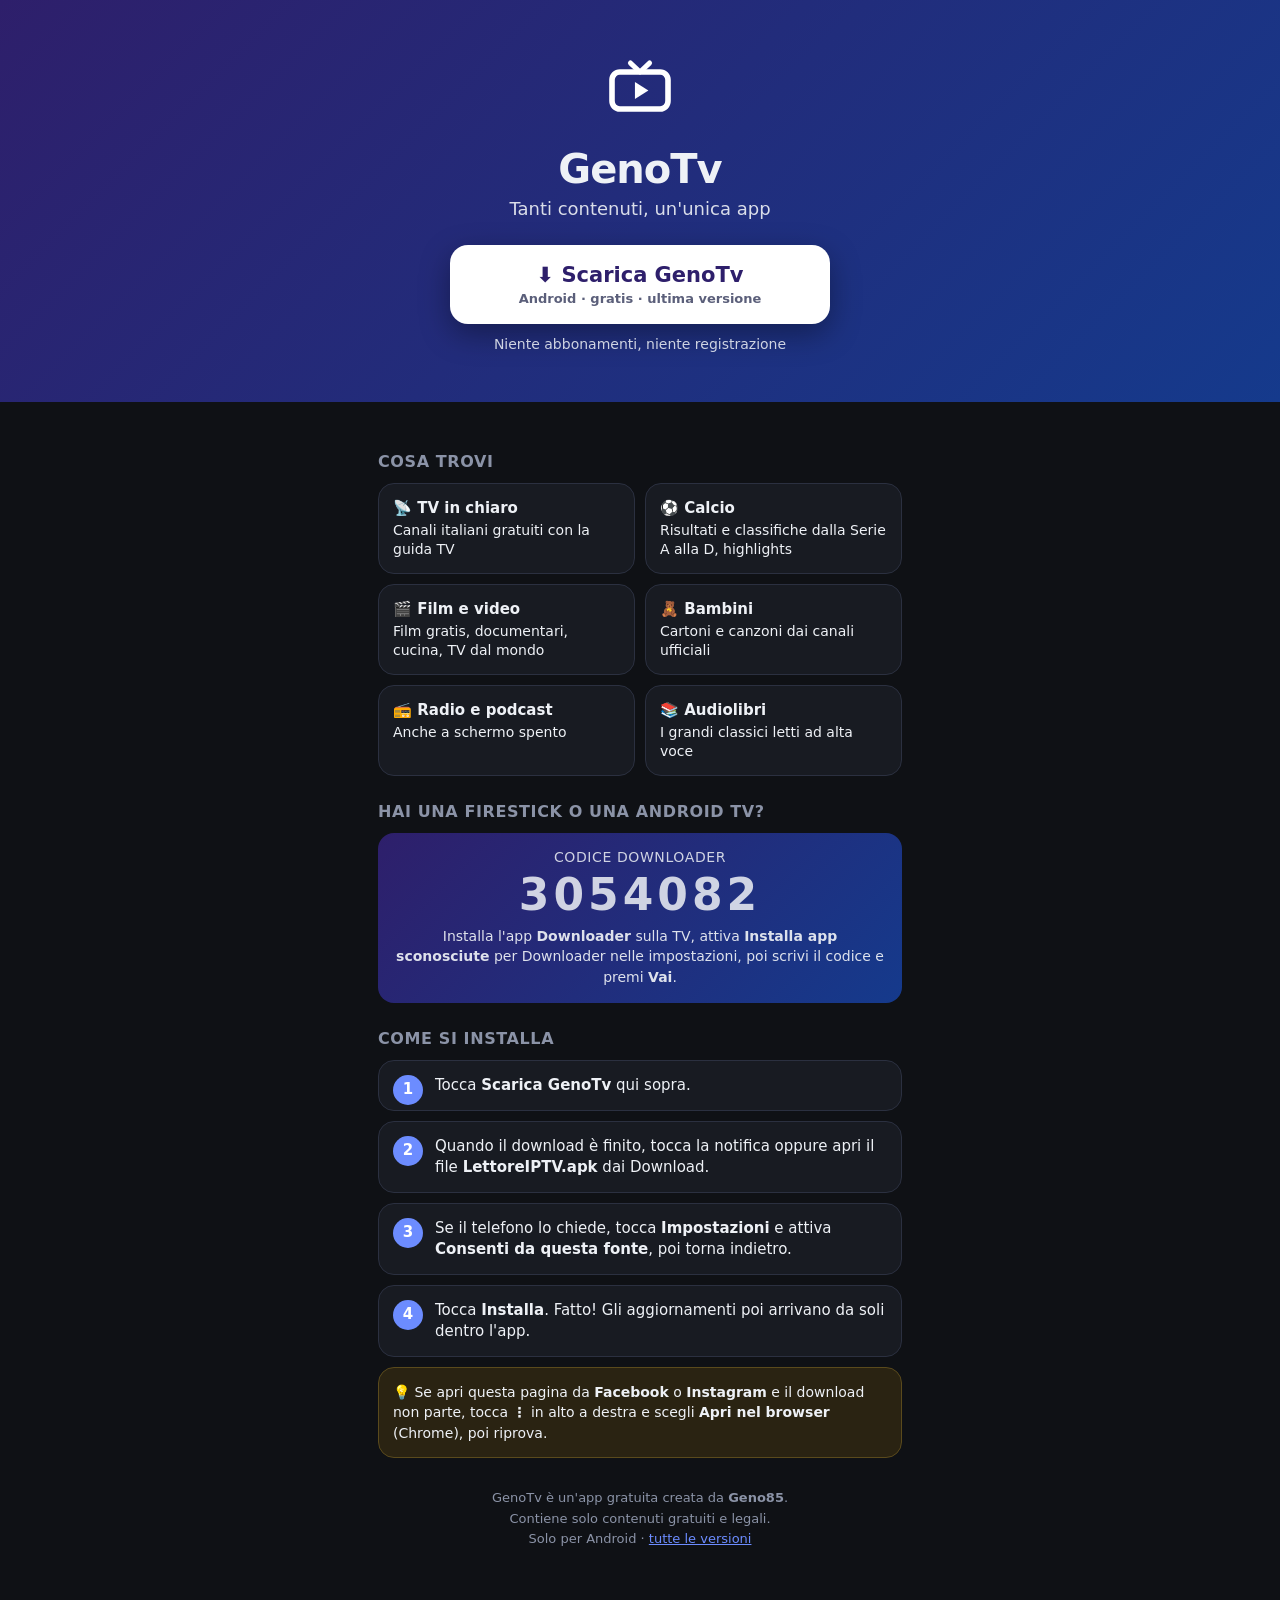
<file: docs/index.html>
<!DOCTYPE html>
<html lang="it">
<head>
<meta charset="utf-8">
<meta name="viewport" content="width=device-width, initial-scale=1">
<title>GenoTv – Tanti contenuti, un'unica app</title>
<meta name="description" content="TV in chiaro, calcio, film, cartoni, radio, podcast e audiolibri. Gratis per Android.">
<meta property="og:title" content="GenoTv – Tanti contenuti, un'unica app">
<meta property="og:description" content="TV in chiaro, calcio, film, cartoni, radio, podcast e audiolibri. Gratis per Android. Tocca per scaricarla.">
<meta property="og:image" content="https://sgenovese37-lang.github.io/GenoTv/anteprima.png">
<meta property="og:url" content="https://sgenovese37-lang.github.io/GenoTv/">
<meta property="og:type" content="website">
<meta name="twitter:card" content="summary_large_image">
<meta name="theme-color" content="#2e1f6b">
<style>
  * { box-sizing:border-box; }
  body { margin:0; font-family:system-ui,-apple-system,"Segoe UI",Roboto,sans-serif; background:#0f1115; color:#eef1f6; }
  .top { background:linear-gradient(135deg,#2e1f6b,#153a8c); padding:44px 22px 36px; text-align:center; }
  .logo { width:84px; height:84px; margin:0 auto 14px; }
  h1 { margin:0; font-size:40px; letter-spacing:-1px; }
  .sub { margin:6px 0 26px; font-size:18px; opacity:.9; }
  .dl { display:block; max-width:380px; margin:0 auto; background:#fff; color:#2e1f6b; text-decoration:none; font-weight:800; font-size:21px; padding:18px; border-radius:18px; box-shadow:0 10px 30px rgba(0,0,0,.35); }
  .dl small { display:block; font-weight:600; font-size:13px; color:#5b5f7a; margin-top:4px; }
  .free { margin-top:12px; font-size:14px; opacity:.85; }
  main { max-width:560px; margin:0 auto; padding:24px 18px 40px; }
  h2 { font-size:16px; text-transform:uppercase; letter-spacing:.6px; color:#8b93a7; margin:26px 0 12px; }
  .grid { display:grid; grid-template-columns:1fr 1fr; gap:10px; }
  .f { background:#181b22; border:1px solid #2b3040; border-radius:16px; padding:14px; font-size:14px; line-height:1.35; }
  .f b { display:block; font-size:15px; margin-bottom:3px; }
  ol { margin:0; padding:0; list-style:none; counter-reset:s; }
  ol li { counter-increment:s; position:relative; background:#181b22; border:1px solid #2b3040; border-radius:16px; padding:14px 14px 14px 56px; margin-bottom:10px; font-size:15px; line-height:1.4; }
  ol li::before { content:counter(s); position:absolute; left:14px; top:14px; width:30px; height:30px; border-radius:50%; background:#6c8cff; color:#fff; font-weight:800; display:flex; align-items:center; justify-content:center; }
  .tvcode { background:linear-gradient(135deg,#2e1f6b,#153a8c); border-radius:16px; padding:16px; text-align:center; }
  .tvn { font-size:14px; opacity:.85; text-transform:uppercase; letter-spacing:.6px; }
  .tvn b { display:block; font-size:44px; letter-spacing:4px; margin:4px 0 6px; }
  .tvcode p { margin:0; font-size:14px; line-height:1.45; opacity:.92; }
  .warn { background:#2a2312; border:1px solid #5a4a1c; border-radius:16px; padding:14px; font-size:14px; line-height:1.45; }
  .foot { text-align:center; color:#8b93a7; font-size:13px; margin-top:30px; line-height:1.6; }
  .foot a { color:#6c8cff; }
</style>
</head>
<body>
<div class="top">
  <svg class="logo" viewBox="0 0 150 150" fill="none"><path d="M58 34 L75 50 L92 34" stroke="#fff" stroke-width="9" stroke-linecap="round" stroke-linejoin="round"/><rect x="25" y="50" width="100" height="66" rx="14" stroke="#fff" stroke-width="10"/><path d="M66 68 L90 83 L66 98 Z" fill="#fff"/></svg>
  <h1>GenoTv</h1>
  <p class="sub">Tanti contenuti, un'unica app</p>
  <a class="dl" href="https://github.com/sgenovese37-lang/GenoTv/releases/latest/download/LettoreIPTV.apk">⬇️ Scarica GenoTv<small>Android · gratis · ultima versione</small></a>
  <p class="free">Niente abbonamenti, niente registrazione</p>
</div>
<main>
  <h2>Cosa trovi</h2>
  <div class="grid">
    <div class="f"><b>📡 TV in chiaro</b>Canali italiani gratuiti con la guida TV</div>
    <div class="f"><b>⚽ Calcio</b>Risultati e classifiche dalla Serie A alla D, highlights</div>
    <div class="f"><b>🎬 Film e video</b>Film gratis, documentari, cucina, TV dal mondo</div>
    <div class="f"><b>🧸 Bambini</b>Cartoni e canzoni dai canali ufficiali</div>
    <div class="f"><b>📻 Radio e podcast</b>Anche a schermo spento</div>
    <div class="f"><b>📚 Audiolibri</b>I grandi classici letti ad alta voce</div>
  </div>

  <h2>Hai una Firestick o una Android TV?</h2>
  <div class="tvcode">
    <div class="tvn">Codice Downloader<b>3054082</b></div>
    <p>Installa l'app <b>Downloader</b> sulla TV, attiva <b>Installa app sconosciute</b> per Downloader nelle impostazioni, poi scrivi il codice e premi <b>Vai</b>.</p>
  </div>

  <h2>Come si installa</h2>
  <ol>
    <li>Tocca <b>Scarica GenoTv</b> qui sopra.</li>
    <li>Quando il download è finito, tocca la notifica oppure apri il file <b>LettoreIPTV.apk</b> dai Download.</li>
    <li>Se il telefono lo chiede, tocca <b>Impostazioni</b> e attiva <b>Consenti da questa fonte</b>, poi torna indietro.</li>
    <li>Tocca <b>Installa</b>. Fatto! Gli aggiornamenti poi arrivano da soli dentro l'app.</li>
  </ol>
  <div class="warn">💡 Se apri questa pagina da <b>Facebook</b> o <b>Instagram</b> e il download non parte, tocca <b>⋮</b> in alto a destra e scegli <b>Apri nel browser</b> (Chrome), poi riprova.</div>

  <p class="foot">GenoTv è un'app gratuita creata da <b>Geno85</b>.<br>Contiene solo contenuti gratuiti e legali.<br>Solo per Android · <a href="https://github.com/sgenovese37-lang/GenoTv/releases">tutte le versioni</a></p>
</main>
</body>
</html>
</file>
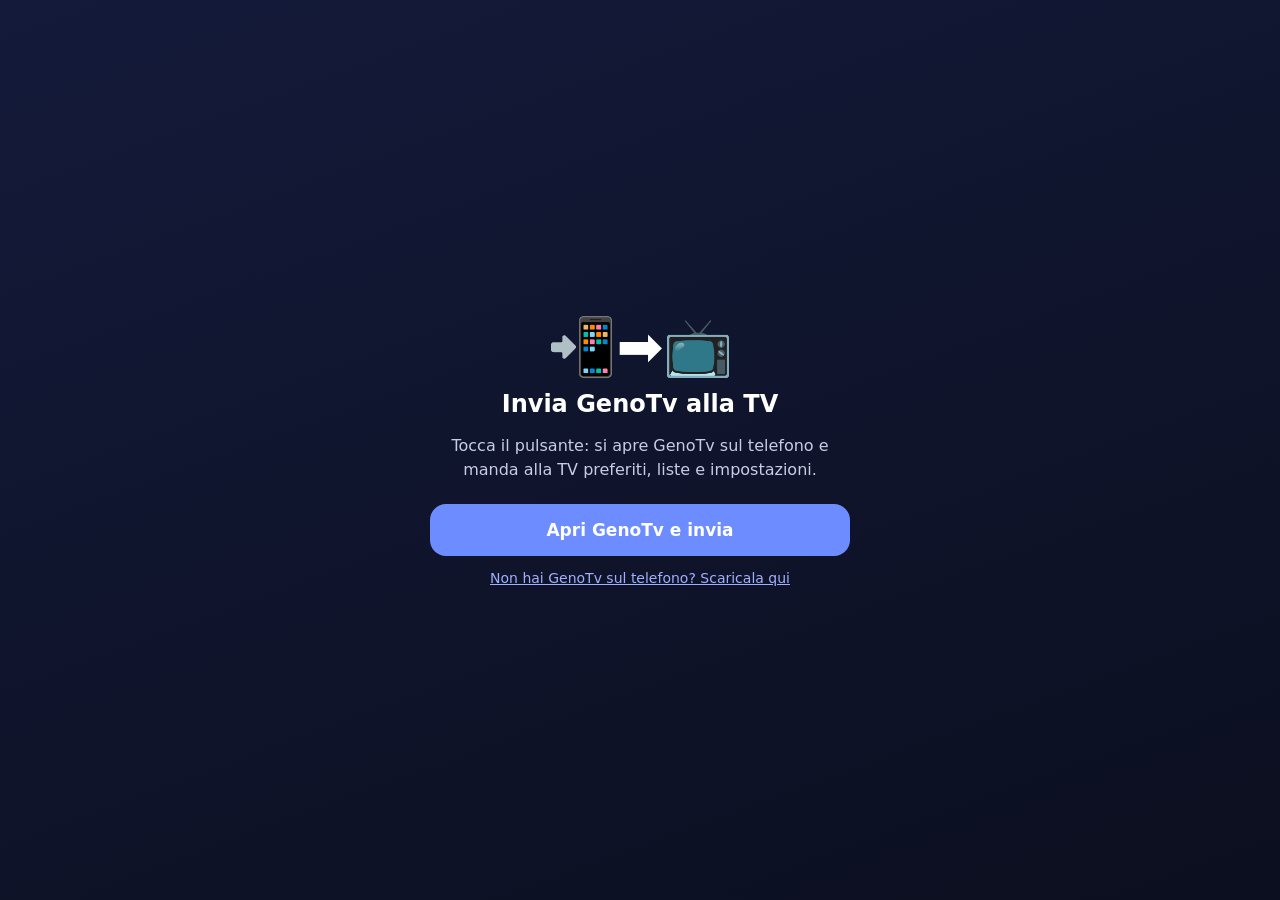
<file: docs/tv/index.html>
<!DOCTYPE html>
<html lang="it">
<head>
<meta charset="utf-8">
<meta name="viewport" content="width=device-width, initial-scale=1">
<title>GenoTv · Invia alla TV</title>
<style>
  body { margin:0; min-height:100vh; display:flex; align-items:center; justify-content:center; background:linear-gradient(160deg,#141a3a,#0b0f1f); color:#fff; font-family:Roboto, system-ui, sans-serif; text-align:center; }
  .box { max-width:420px; padding:28px 22px; }
  .ico { font-size:56px; }
  h1 { font-size:24px; margin:10px 0 8px; }
  p { color:#c8cde6; line-height:1.5; }
  a.btn { display:block; margin:22px 0 12px; padding:16px; border-radius:16px; background:#6c8cff; color:#fff; font-weight:700; font-size:17px; text-decoration:none; }
  a.small { color:#9fb0ff; font-size:14px; }
  .code { font-size:30px; letter-spacing:6px; font-weight:800; margin:6px 0; }
</style>
</head>
<body>
<div class="box">
  <div class="ico">📲➡️📺</div>
  <h1>Invia GenoTv alla TV</h1>
  <p>Tocca il pulsante: si apre GenoTv sul telefono e manda alla TV preferiti, liste e impostazioni.</p>
  <div class="code" id="code"></div>
  <a class="btn" id="go" href="#">Apri GenoTv e invia</a>
  <a class="small" href="https://sgenovese37-lang.github.io/GenoTv/">Non hai GenoTv sul telefono? Scaricala qui</a>
</div>
<script>
  var q = location.search.replace(/^\?/, "");
  var m = q.match(/code=(\d{4})/);
  if (m) document.getElementById("code").textContent = m[1];
  var link = /android/i.test(navigator.userAgent)
    ? "intent://send?" + q + "#Intent;scheme=genotv;package=it.stefano.lettoreiptv;S.browser_fallback_url=" + encodeURIComponent("https://sgenovese37-lang.github.io/GenoTv/") + ";end"
    : "genotv://send?" + q;
  document.getElementById("go").href = link;
</script>
</body>
</html>
</file>
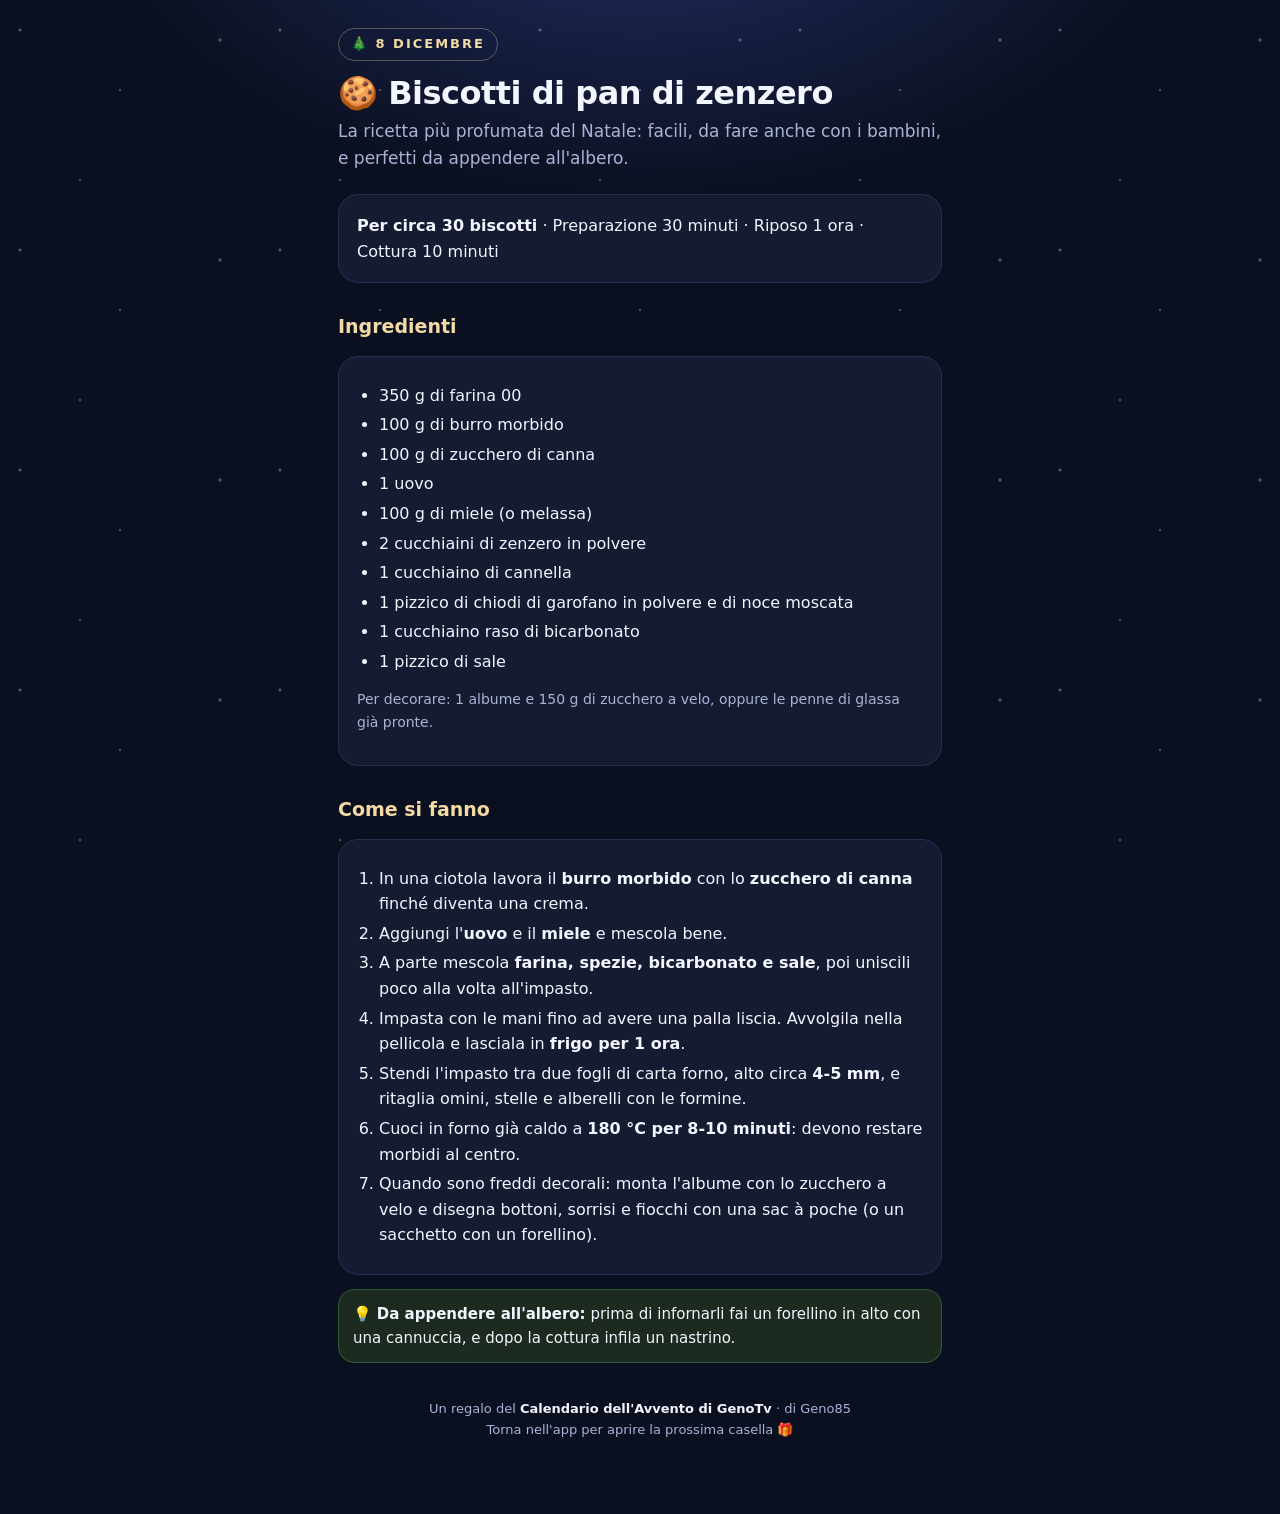
<file: docs/avvento/biscotti.html>
<!DOCTYPE html>
<html lang="it">
<head>
<meta charset="utf-8">
<meta name="viewport" content="width=device-width, initial-scale=1">
<title>🍪 Biscotti di pan di zenzero · Calendario dell'Avvento GenoTv</title>
<meta name="robots" content="noindex">
<meta name="theme-color" content="#0b1020">
<link rel="stylesheet" href="stile.css">

</head>
<body>
<div class="snow"></div>
<main>
<span class="day">🎄 8 dicembre</span>
<h1>🍪 Biscotti di pan di zenzero</h1>
<p class="lead">La ricetta più profumata del Natale: facili, da fare anche con i bambini, e perfetti da appendere all'albero.</p>

<div class="card"><b>Per circa 30 biscotti</b> · Preparazione 30 minuti · Riposo 1 ora · Cottura 10 minuti</div>
<h2>Ingredienti</h2>
<div class="card"><ul>
<li>350 g di farina 00</li><li>100 g di burro morbido</li><li>100 g di zucchero di canna</li>
<li>1 uovo</li><li>100 g di miele (o melassa)</li><li>2 cucchiaini di zenzero in polvere</li>
<li>1 cucchiaino di cannella</li><li>1 pizzico di chiodi di garofano in polvere e di noce moscata</li>
<li>1 cucchiaino raso di bicarbonato</li><li>1 pizzico di sale</li></ul>
<p class="muted">Per decorare: 1 albume e 150 g di zucchero a velo, oppure le penne di glassa già pronte.</p></div>
<h2>Come si fanno</h2>
<div class="card"><ol>
<li>In una ciotola lavora il <b>burro morbido</b> con lo <b>zucchero di canna</b> finché diventa una crema.</li>
<li>Aggiungi l'<b>uovo</b> e il <b>miele</b> e mescola bene.</li>
<li>A parte mescola <b>farina, spezie, bicarbonato e sale</b>, poi uniscili poco alla volta all'impasto.</li>
<li>Impasta con le mani fino ad avere una palla liscia. Avvolgila nella pellicola e lasciala in <b>frigo per 1 ora</b>.</li>
<li>Stendi l'impasto tra due fogli di carta forno, alto circa <b>4-5 mm</b>, e ritaglia omini, stelle e alberelli con le formine.</li>
<li>Cuoci in forno già caldo a <b>180 °C per 8-10 minuti</b>: devono restare morbidi al centro.</li>
<li>Quando sono freddi decorali: monta l'albume con lo zucchero a velo e disegna bottoni, sorrisi e fiocchi con una sac à poche (o un sacchetto con un forellino).</li>
</ol></div>
<div class="tip">💡 <b>Da appendere all'albero:</b> prima di infornarli fai un forellino in alto con una cannuccia, e dopo la cottura infila un nastrino.</div>

<p class="foot">Un regalo del <b>Calendario dell'Avvento di GenoTv</b> · di Geno85<br>Torna nell'app per aprire la prossima casella 🎁</p>
</main>

</body>
</html>
</file>
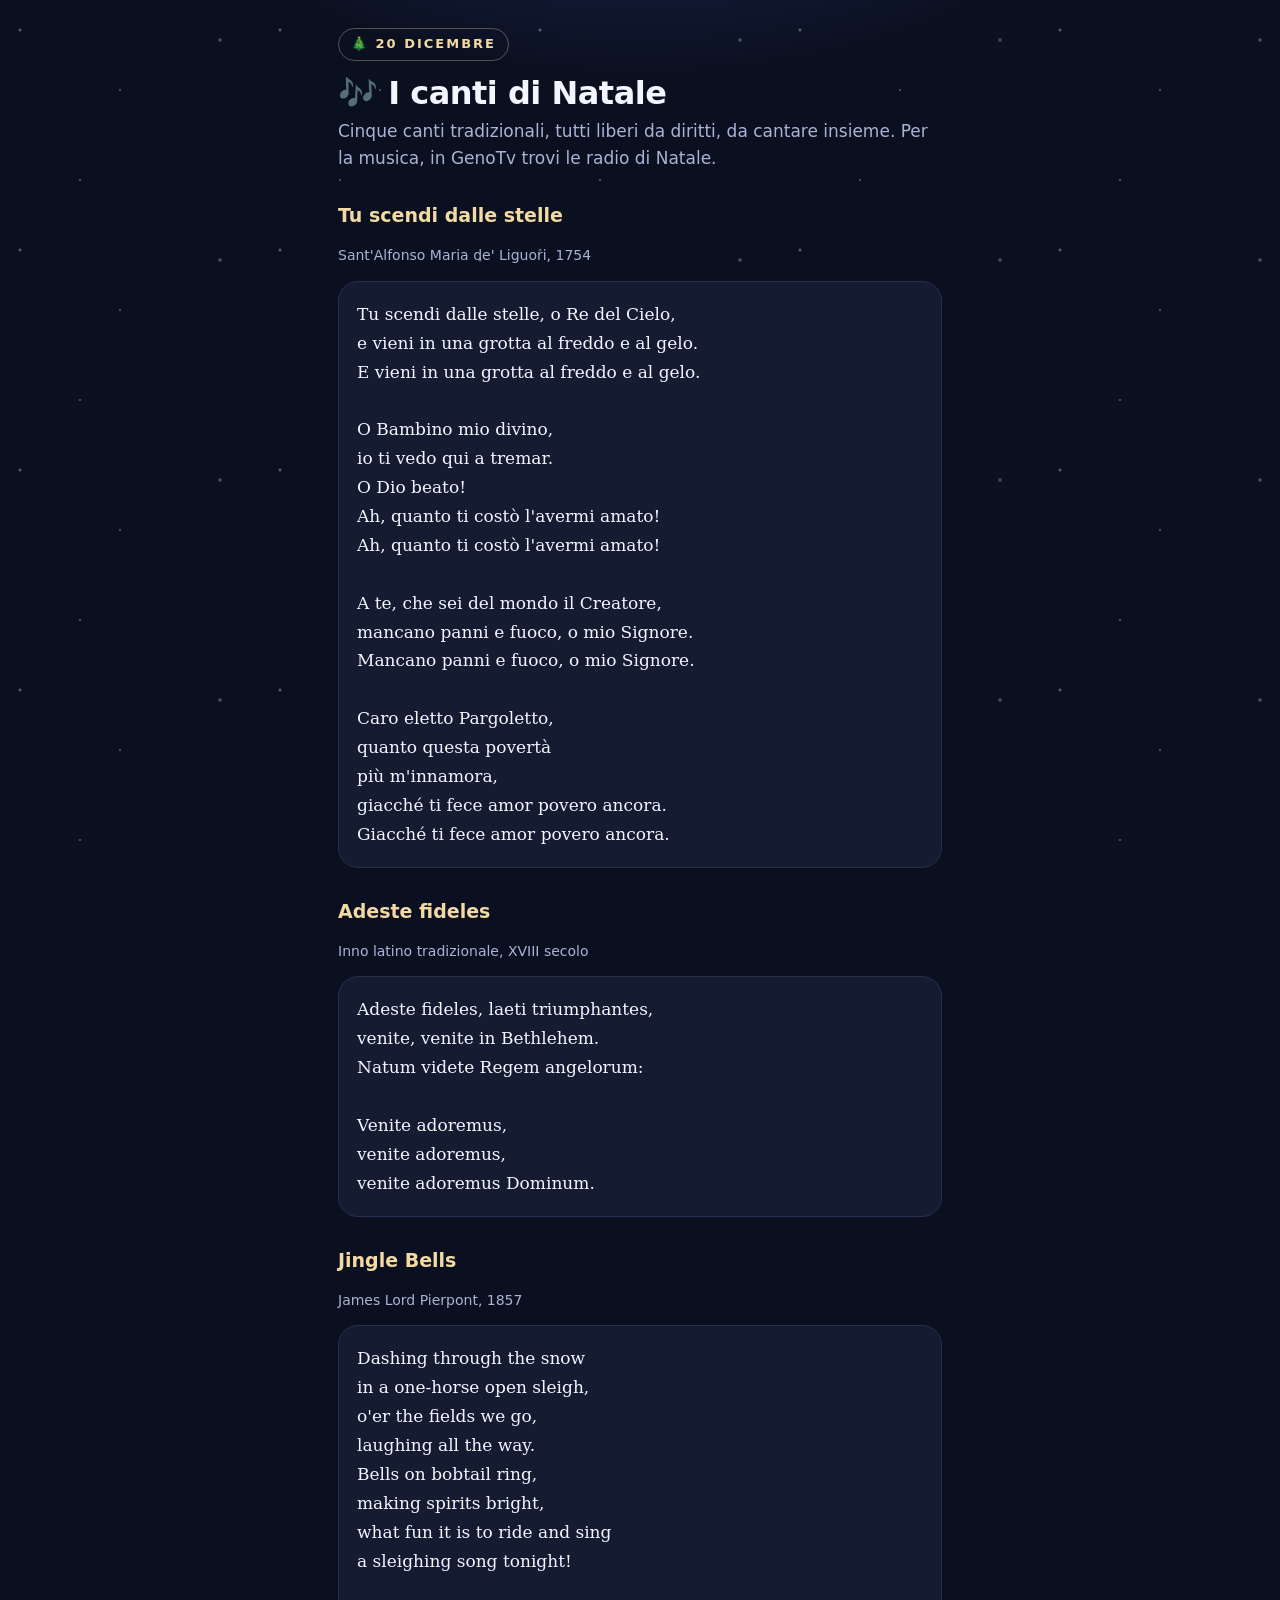
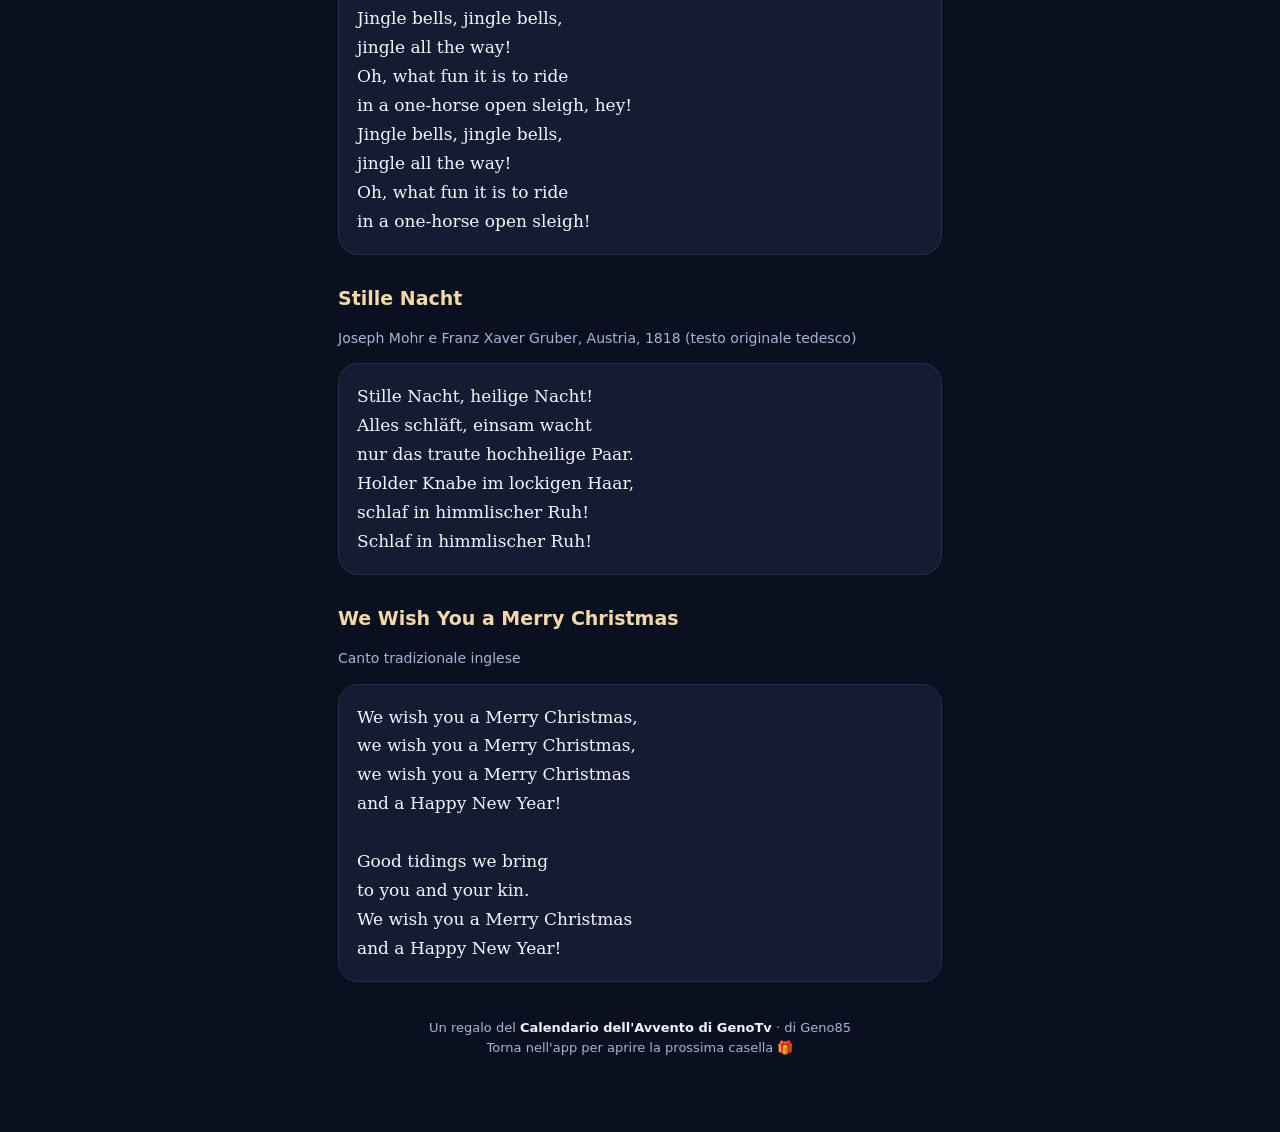
<file: docs/avvento/canti.html>
<!DOCTYPE html>
<html lang="it">
<head>
<meta charset="utf-8">
<meta name="viewport" content="width=device-width, initial-scale=1">
<title>🎶 I canti di Natale · Calendario dell'Avvento GenoTv</title>
<meta name="robots" content="noindex">
<meta name="theme-color" content="#0b1020">
<link rel="stylesheet" href="stile.css">

</head>
<body>
<div class="snow"></div>
<main>
<span class="day">🎄 20 dicembre</span>
<h1>🎶 I canti di Natale</h1>
<p class="lead">Cinque canti tradizionali, tutti liberi da diritti, da cantare insieme. Per la musica, in GenoTv trovi le radio di Natale.</p>
<h2>Tu scendi dalle stelle</h2><p class="muted">Sant'Alfonso Maria de' Liguori, 1754</p><div class="card verse">Tu scendi dalle stelle, o Re del Cielo,
e vieni in una grotta al freddo e al gelo.
E vieni in una grotta al freddo e al gelo.

O Bambino mio divino,
io ti vedo qui a tremar.
O Dio beato!
Ah, quanto ti costò l'avermi amato!
Ah, quanto ti costò l'avermi amato!

A te, che sei del mondo il Creatore,
mancano panni e fuoco, o mio Signore.
Mancano panni e fuoco, o mio Signore.

Caro eletto Pargoletto,
quanto questa povertà
più m'innamora,
giacché ti fece amor povero ancora.
Giacché ti fece amor povero ancora.</div>
<h2>Adeste fideles</h2><p class="muted">Inno latino tradizionale, XVIII secolo</p><div class="card verse">Adeste fideles, laeti triumphantes,
venite, venite in Bethlehem.
Natum videte Regem angelorum:

Venite adoremus,
venite adoremus,
venite adoremus Dominum.</div>
<h2>Jingle Bells</h2><p class="muted">James Lord Pierpont, 1857</p><div class="card verse">Dashing through the snow
in a one-horse open sleigh,
o'er the fields we go,
laughing all the way.
Bells on bobtail ring,
making spirits bright,
what fun it is to ride and sing
a sleighing song tonight!

Jingle bells, jingle bells,
jingle all the way!
Oh, what fun it is to ride
in a one-horse open sleigh, hey!
Jingle bells, jingle bells,
jingle all the way!
Oh, what fun it is to ride
in a one-horse open sleigh!</div>
<h2>Stille Nacht</h2><p class="muted">Joseph Mohr e Franz Xaver Gruber, Austria, 1818 (testo originale tedesco)</p><div class="card verse">Stille Nacht, heilige Nacht!
Alles schläft, einsam wacht
nur das traute hochheilige Paar.
Holder Knabe im lockigen Haar,
schlaf in himmlischer Ruh!
Schlaf in himmlischer Ruh!</div>
<h2>We Wish You a Merry Christmas</h2><p class="muted">Canto tradizionale inglese</p><div class="card verse">We wish you a Merry Christmas,
we wish you a Merry Christmas,
we wish you a Merry Christmas
and a Happy New Year!

Good tidings we bring
to you and your kin.
We wish you a Merry Christmas
and a Happy New Year!</div>
<p class="foot">Un regalo del <b>Calendario dell'Avvento di GenoTv</b> · di Geno85<br>Torna nell'app per aprire la prossima casella 🎁</p>
</main>

</body>
</html>
</file>
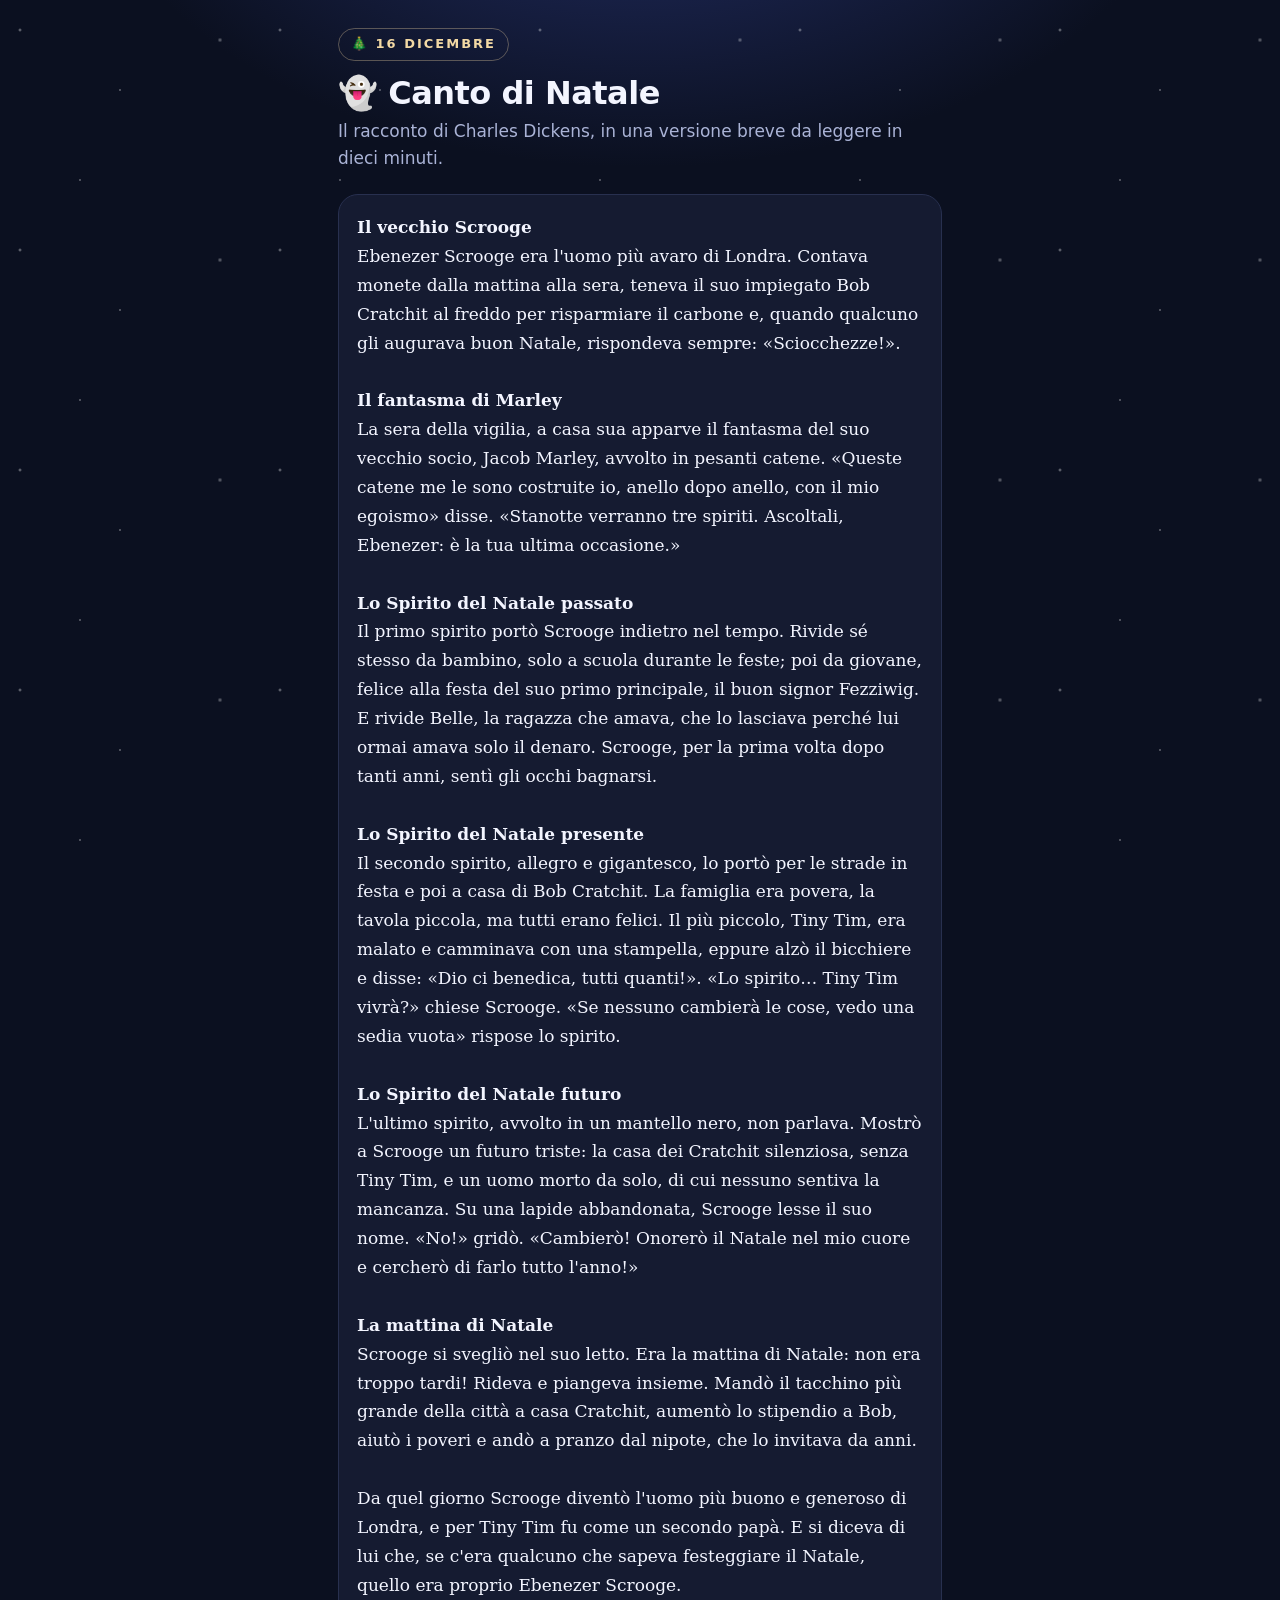
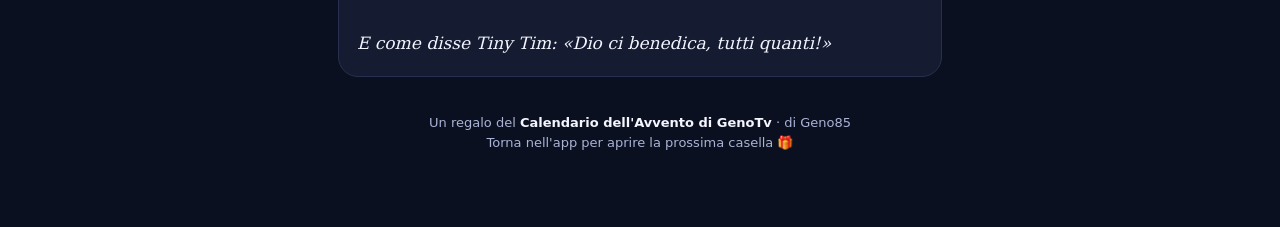
<file: docs/avvento/canto.html>
<!DOCTYPE html>
<html lang="it">
<head>
<meta charset="utf-8">
<meta name="viewport" content="width=device-width, initial-scale=1">
<title>👻 Canto di Natale · Calendario dell'Avvento GenoTv</title>
<meta name="robots" content="noindex">
<meta name="theme-color" content="#0b1020">
<link rel="stylesheet" href="stile.css">

</head>
<body>
<div class="snow"></div>
<main>
<span class="day">🎄 16 dicembre</span>
<h1>👻 Canto di Natale</h1>
<p class="lead">Il racconto di Charles Dickens, in una versione breve da leggere in dieci minuti.</p>

<div class="card verse"><b>Il vecchio Scrooge</b>
Ebenezer Scrooge era l'uomo più avaro di Londra. Contava monete dalla mattina alla sera, teneva il suo impiegato Bob Cratchit al freddo per risparmiare il carbone e, quando qualcuno gli augurava buon Natale, rispondeva sempre: «Sciocchezze!».

<b>Il fantasma di Marley</b>
La sera della vigilia, a casa sua apparve il fantasma del suo vecchio socio, Jacob Marley, avvolto in pesanti catene. «Queste catene me le sono costruite io, anello dopo anello, con il mio egoismo» disse. «Stanotte verranno tre spiriti. Ascoltali, Ebenezer: è la tua ultima occasione.»

<b>Lo Spirito del Natale passato</b>
Il primo spirito portò Scrooge indietro nel tempo. Rivide sé stesso da bambino, solo a scuola durante le feste; poi da giovane, felice alla festa del suo primo principale, il buon signor Fezziwig. E rivide Belle, la ragazza che amava, che lo lasciava perché lui ormai amava solo il denaro. Scrooge, per la prima volta dopo tanti anni, sentì gli occhi bagnarsi.

<b>Lo Spirito del Natale presente</b>
Il secondo spirito, allegro e gigantesco, lo portò per le strade in festa e poi a casa di Bob Cratchit. La famiglia era povera, la tavola piccola, ma tutti erano felici. Il più piccolo, Tiny Tim, era malato e camminava con una stampella, eppure alzò il bicchiere e disse: «Dio ci benedica, tutti quanti!». «Lo spirito… Tiny Tim vivrà?» chiese Scrooge. «Se nessuno cambierà le cose, vedo una sedia vuota» rispose lo spirito.

<b>Lo Spirito del Natale futuro</b>
L'ultimo spirito, avvolto in un mantello nero, non parlava. Mostrò a Scrooge un futuro triste: la casa dei Cratchit silenziosa, senza Tiny Tim, e un uomo morto da solo, di cui nessuno sentiva la mancanza. Su una lapide abbandonata, Scrooge lesse il suo nome. «No!» gridò. «Cambierò! Onorerò il Natale nel mio cuore e cercherò di farlo tutto l'anno!»

<b>La mattina di Natale</b>
Scrooge si svegliò nel suo letto. Era la mattina di Natale: non era troppo tardi! Rideva e piangeva insieme. Mandò il tacchino più grande della città a casa Cratchit, aumentò lo stipendio a Bob, aiutò i poveri e andò a pranzo dal nipote, che lo invitava da anni.

Da quel giorno Scrooge diventò l'uomo più buono e generoso di Londra, e per Tiny Tim fu come un secondo papà. E si diceva di lui che, se c'era qualcuno che sapeva festeggiare il Natale, quello era proprio Ebenezer Scrooge.

<i>E come disse Tiny Tim: «Dio ci benedica, tutti quanti!»</i></div>

<p class="foot">Un regalo del <b>Calendario dell'Avvento di GenoTv</b> · di Geno85<br>Torna nell'app per aprire la prossima casella 🎁</p>
</main>

</body>
</html>
</file>
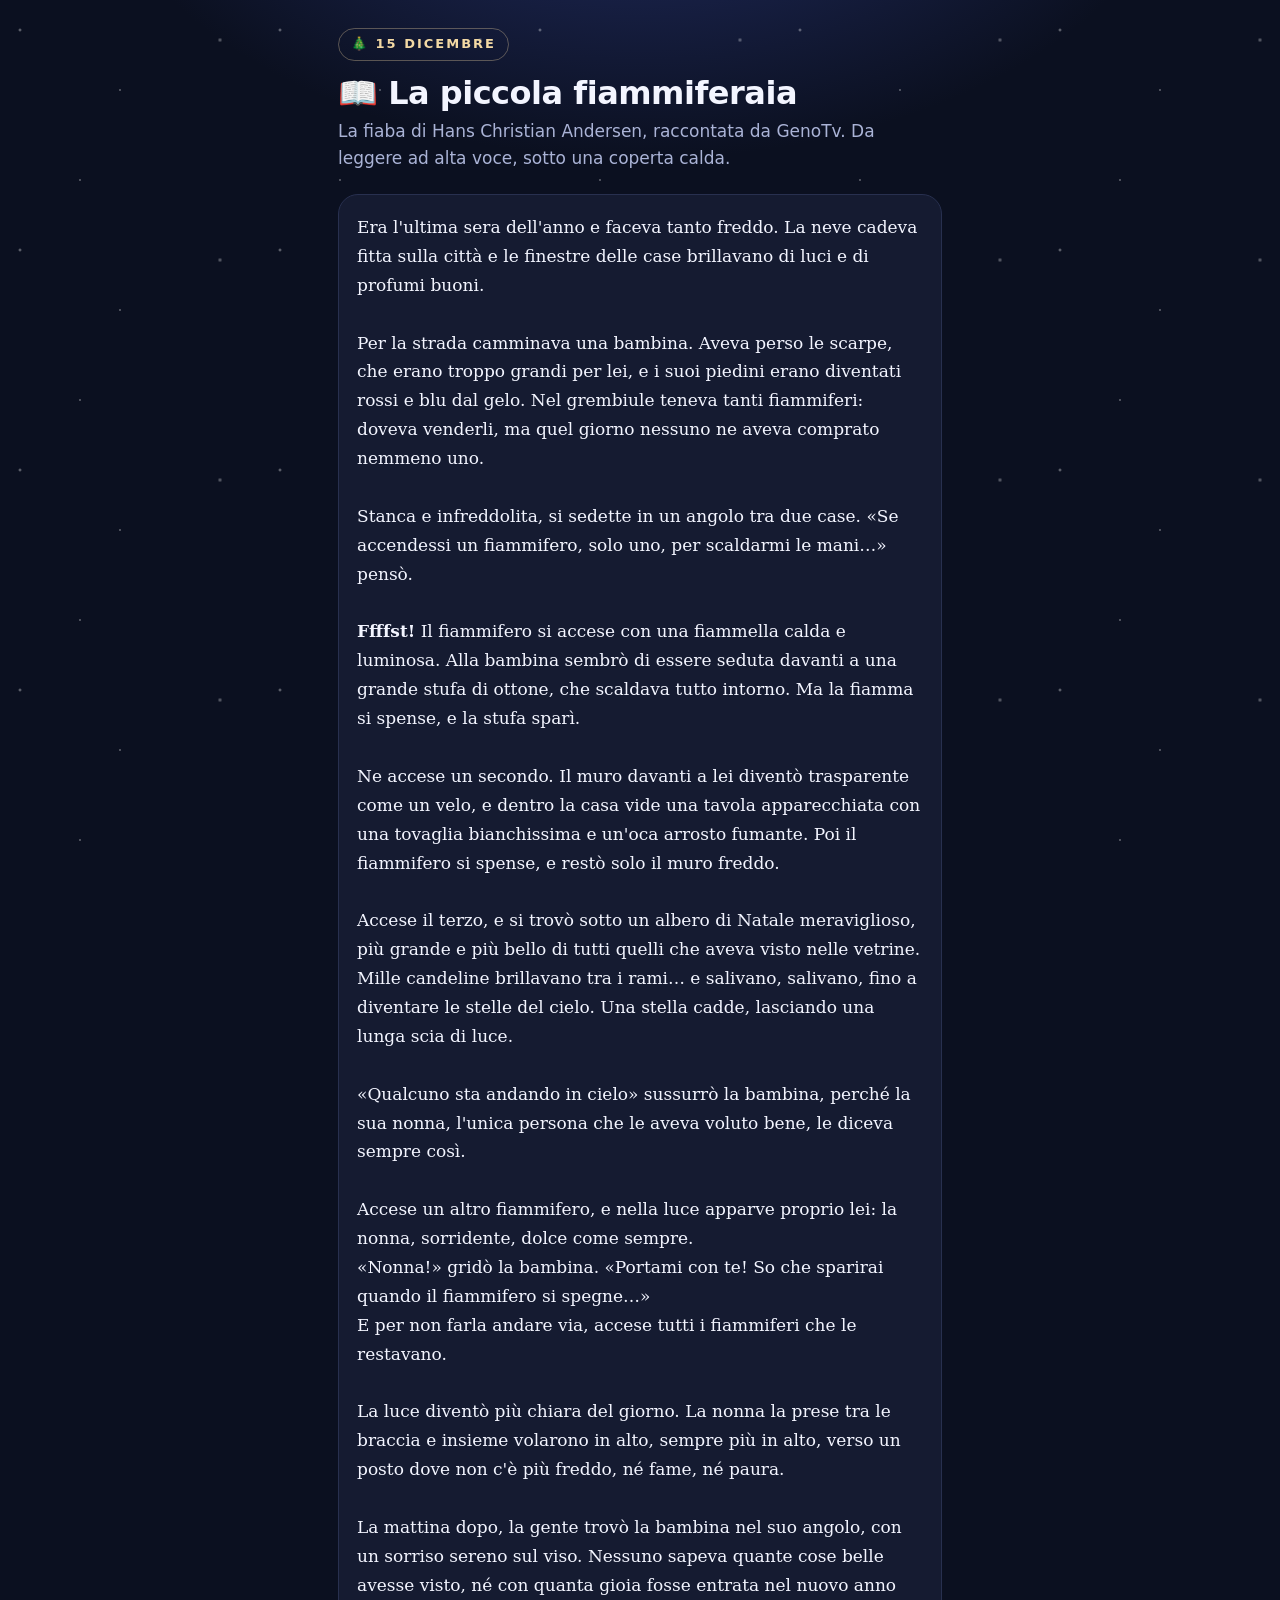
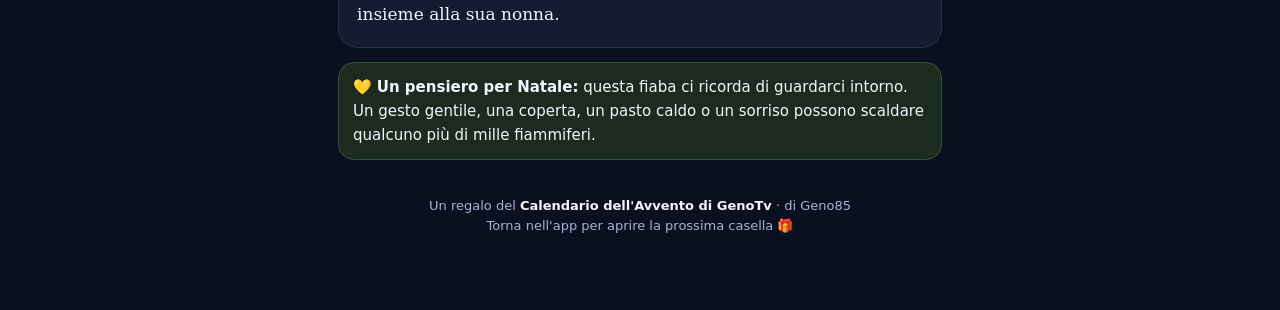
<file: docs/avvento/fiaba.html>
<!DOCTYPE html>
<html lang="it">
<head>
<meta charset="utf-8">
<meta name="viewport" content="width=device-width, initial-scale=1">
<title>📖 La piccola fiammiferaia · Calendario dell'Avvento GenoTv</title>
<meta name="robots" content="noindex">
<meta name="theme-color" content="#0b1020">
<link rel="stylesheet" href="stile.css">

</head>
<body>
<div class="snow"></div>
<main>
<span class="day">🎄 15 dicembre</span>
<h1>📖 La piccola fiammiferaia</h1>
<p class="lead">La fiaba di Hans Christian Andersen, raccontata da GenoTv. Da leggere ad alta voce, sotto una coperta calda.</p>

<div class="card verse">Era l'ultima sera dell'anno e faceva tanto freddo. La neve cadeva fitta sulla città e le finestre delle case brillavano di luci e di profumi buoni.

Per la strada camminava una bambina. Aveva perso le scarpe, che erano troppo grandi per lei, e i suoi piedini erano diventati rossi e blu dal gelo. Nel grembiule teneva tanti fiammiferi: doveva venderli, ma quel giorno nessuno ne aveva comprato nemmeno uno.

Stanca e infreddolita, si sedette in un angolo tra due case. «Se accendessi un fiammifero, solo uno, per scaldarmi le mani…» pensò.

<b>Ffffst!</b> Il fiammifero si accese con una fiammella calda e luminosa. Alla bambina sembrò di essere seduta davanti a una grande stufa di ottone, che scaldava tutto intorno. Ma la fiamma si spense, e la stufa sparì.

Ne accese un secondo. Il muro davanti a lei diventò trasparente come un velo, e dentro la casa vide una tavola apparecchiata con una tovaglia bianchissima e un'oca arrosto fumante. Poi il fiammifero si spense, e restò solo il muro freddo.

Accese il terzo, e si trovò sotto un albero di Natale meraviglioso, più grande e più bello di tutti quelli che aveva visto nelle vetrine. Mille candeline brillavano tra i rami… e salivano, salivano, fino a diventare le stelle del cielo. Una stella cadde, lasciando una lunga scia di luce.

«Qualcuno sta andando in cielo» sussurrò la bambina, perché la sua nonna, l'unica persona che le aveva voluto bene, le diceva sempre così.

Accese un altro fiammifero, e nella luce apparve proprio lei: la nonna, sorridente, dolce come sempre.
«Nonna!» gridò la bambina. «Portami con te! So che sparirai quando il fiammifero si spegne…»
E per non farla andare via, accese tutti i fiammiferi che le restavano.

La luce diventò più chiara del giorno. La nonna la prese tra le braccia e insieme volarono in alto, sempre più in alto, verso un posto dove non c'è più freddo, né fame, né paura.

La mattina dopo, la gente trovò la bambina nel suo angolo, con un sorriso sereno sul viso. Nessuno sapeva quante cose belle avesse visto, né con quanta gioia fosse entrata nel nuovo anno insieme alla sua nonna.</div>
<div class="tip">💛 <b>Un pensiero per Natale:</b> questa fiaba ci ricorda di guardarci intorno. Un gesto gentile, una coperta, un pasto caldo o un sorriso possono scaldare qualcuno più di mille fiammiferi.</div>

<p class="foot">Un regalo del <b>Calendario dell'Avvento di GenoTv</b> · di Geno85<br>Torna nell'app per aprire la prossima casella 🎁</p>
</main>

</body>
</html>
</file>
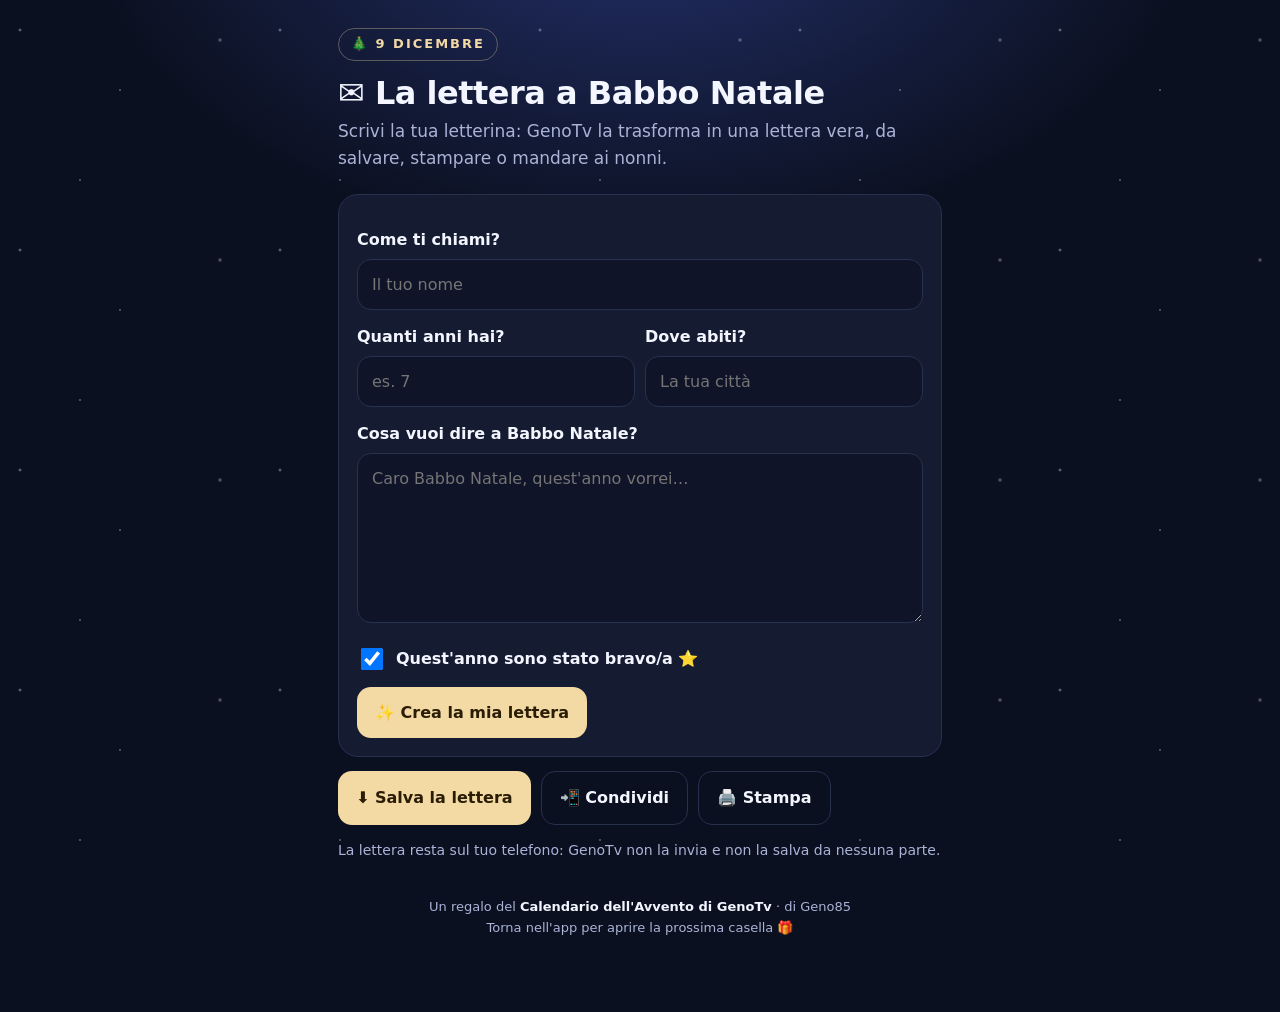
<file: docs/avvento/letterina.html>
<!DOCTYPE html>
<html lang="it">
<head>
<meta charset="utf-8">
<meta name="viewport" content="width=device-width, initial-scale=1">
<title>✉️ La lettera a Babbo Natale · Calendario dell'Avvento GenoTv</title>
<meta name="robots" content="noindex">
<meta name="theme-color" content="#0b1020">
<link rel="stylesheet" href="stile.css">

</head>
<body>
<div class="snow"></div>
<main>
<span class="day">🎄 9 dicembre</span>
<h1>✉️ La lettera a Babbo Natale</h1>
<p class="lead">Scrivi la tua letterina: GenoTv la trasforma in una lettera vera, da salvare, stampare o mandare ai nonni.</p>

<style>
label { display:block; font-weight:700; margin:14px 0 6px; }
input, textarea { width:100%; font:inherit; color:var(--txt); background:#0f1428; border:1px solid var(--line); border-radius:14px; padding:12px 14px; }
textarea { min-height:170px; resize:vertical; }
.row { display:flex; gap:10px; } .row > div { flex:1; }
.chk { display:flex; align-items:center; gap:10px; margin-top:14px; font-weight:600; }
.chk input { width:22px; height:22px; }
#out { width:100%; border-radius:16px; margin-top:16px; display:none; box-shadow:0 20px 50px rgba(0,0,0,.5); }
.acts { display:flex; flex-wrap:wrap; gap:10px; margin-top:14px; }
</style>
<div class="card">
<label for="nome">Come ti chiami?</label><input id="nome" maxlength="30" placeholder="Il tuo nome">
<div class="row"><div><label for="eta">Quanti anni hai?</label><input id="eta" inputmode="numeric" maxlength="3" placeholder="es. 7"></div>
<div><label for="citta">Dove abiti?</label><input id="citta" maxlength="30" placeholder="La tua città"></div></div>
<label for="testo">Cosa vuoi dire a Babbo Natale?</label>
<textarea id="testo" maxlength="700" placeholder="Caro Babbo Natale, quest'anno vorrei…"></textarea>
<label class="chk"><input type="checkbox" id="buono" checked> Quest'anno sono stato bravo/a ⭐</label>
<div class="acts"><button class="btn" id="crea">✨ Crea la mia lettera</button></div>
</div>
<canvas id="cv" width="1080" height="1520" hidden></canvas>
<img id="out" alt="La tua lettera a Babbo Natale">
<div class="acts" id="acts" hidden><a class="btn" id="save" download="Lettera_a_Babbo_Natale.png">⬇️ Salva la lettera</a><button class="btn ghost" id="share">📲 Condividi</button><button class="btn ghost" onclick="print()">🖨️ Stampa</button></div>
<p class="muted">La lettera resta sul tuo telefono: GenoTv non la invia e non la salva da nessuna parte.</p>

<p class="foot">Un regalo del <b>Calendario dell'Avvento di GenoTv</b> · di Geno85<br>Torna nell'app per aprire la prossima casella 🎁</p>
</main>
<script>
const $ = id => document.getElementById(id);
function wrap(ctx, text, x, y, maxW, lh, maxY) {
  const paras = text.split(/\n/);
  for (const p of paras) {
    let line = "";
    for (const w of p.split(/\s+/)) {
      const t = line ? line + " " + w : w;
      if (ctx.measureText(t).width > maxW && line) { ctx.fillText(line, x, y); y += lh; line = w; if (y > maxY) return y; }
      else line = t;
    }
    ctx.fillText(line, x, y); y += lh; if (y > maxY) return y;
  }
  return y;
}
function draw() {
  const c = $("cv"), ctx = c.getContext("2d"), W = c.width, H = c.height;
  const g = ctx.createLinearGradient(0, 0, 0, H); g.addColorStop(0, "#fff8e7"); g.addColorStop(1, "#f6e3bd");
  ctx.fillStyle = g; ctx.fillRect(0, 0, W, H);
  // bordo a caramella
  for (let i = 0; i < 2 * (W + H) / 40; i++) {
    ctx.fillStyle = i % 2 ? "#c62828" : "#ffffff"; const s = 40, k = i * s;
    if (k < W) { ctx.fillRect(k, 0, s, 22); ctx.fillRect(W - k - s, H - 22, s, 22); }
    if (k < H) { ctx.fillRect(0, k, 22, s); ctx.fillRect(W - 22, H - k - s, 22, s); }
  }
  ctx.strokeStyle = "#1e7a43"; ctx.lineWidth = 4; ctx.strokeRect(46, 46, W - 92, H - 92);
  ctx.textAlign = "center"; ctx.fillStyle = "#b71c1c"; ctx.font = "bold 74px Georgia, serif";
  ctx.fillText("Caro Babbo Natale", W / 2, 170);
  ctx.font = "54px serif"; ctx.fillText("🎅  🎄  ⭐  🦌  🎁", W / 2, 260);
  ctx.textAlign = "left"; ctx.fillStyle = "#2b2116"; ctx.font = "italic 40px Georgia, serif";
  const nome = $("nome").value.trim() || "un bambino speciale", eta = $("eta").value.trim(), citta = $("citta").value.trim();
  let y = 350;
  ctx.fillText("Mi chiamo " + nome + (eta ? ", ho " + eta + " anni" : "") + (citta ? " e abito a " + citta : "") + ".", 100, y); y += 80;
  ctx.font = "40px Georgia, serif";
  y = wrap(ctx, $("testo").value.trim() || "Ti voglio tanto bene e ti aspetto la notte di Natale!", 100, y, W - 200, 58, H - 330);
  if ($("buono").checked) { y += 30; ctx.fillStyle = "#1e7a43"; ctx.font = "bold 40px Georgia, serif"; ctx.fillText("⭐ Quest'anno sono stato bravo!", 100, Math.min(y, H - 280)); }
  ctx.fillStyle = "#2b2116"; ctx.font = "italic 40px Georgia, serif"; ctx.textAlign = "right";
  ctx.fillText("Con tanto affetto,", W - 100, H - 200); ctx.font = "bold 46px Georgia, serif"; ctx.fillText(nome, W - 100, H - 140);
  ctx.textAlign = "center"; ctx.fillStyle = "#8a7a5a"; ctx.font = "24px system-ui, sans-serif";
  ctx.fillText("Calendario dell'Avvento di GenoTv · " + new Date().getFullYear(), W / 2, H - 70);
  const url = c.toDataURL("image/png");
  $("out").src = url; $("out").style.display = "block"; $("save").href = url; $("acts").hidden = false;
  $("out").scrollIntoView({ behavior: "smooth", block: "start" });
}
$("crea").onclick = draw;
$("share").onclick = async () => {
  try { const b = await (await fetch($("cv").toDataURL("image/png"))).blob(); const f = new File([b], "Lettera_a_Babbo_Natale.png", { type: "image/png" });
    if (navigator.canShare && navigator.canShare({ files: [f] })) await navigator.share({ files: [f], title: "La mia lettera a Babbo Natale" });
    else alert("Salva la lettera e poi mandala da WhatsApp o dalla Galleria.");
  } catch (e) {}
};
</script>
</body>
</html>
</file>
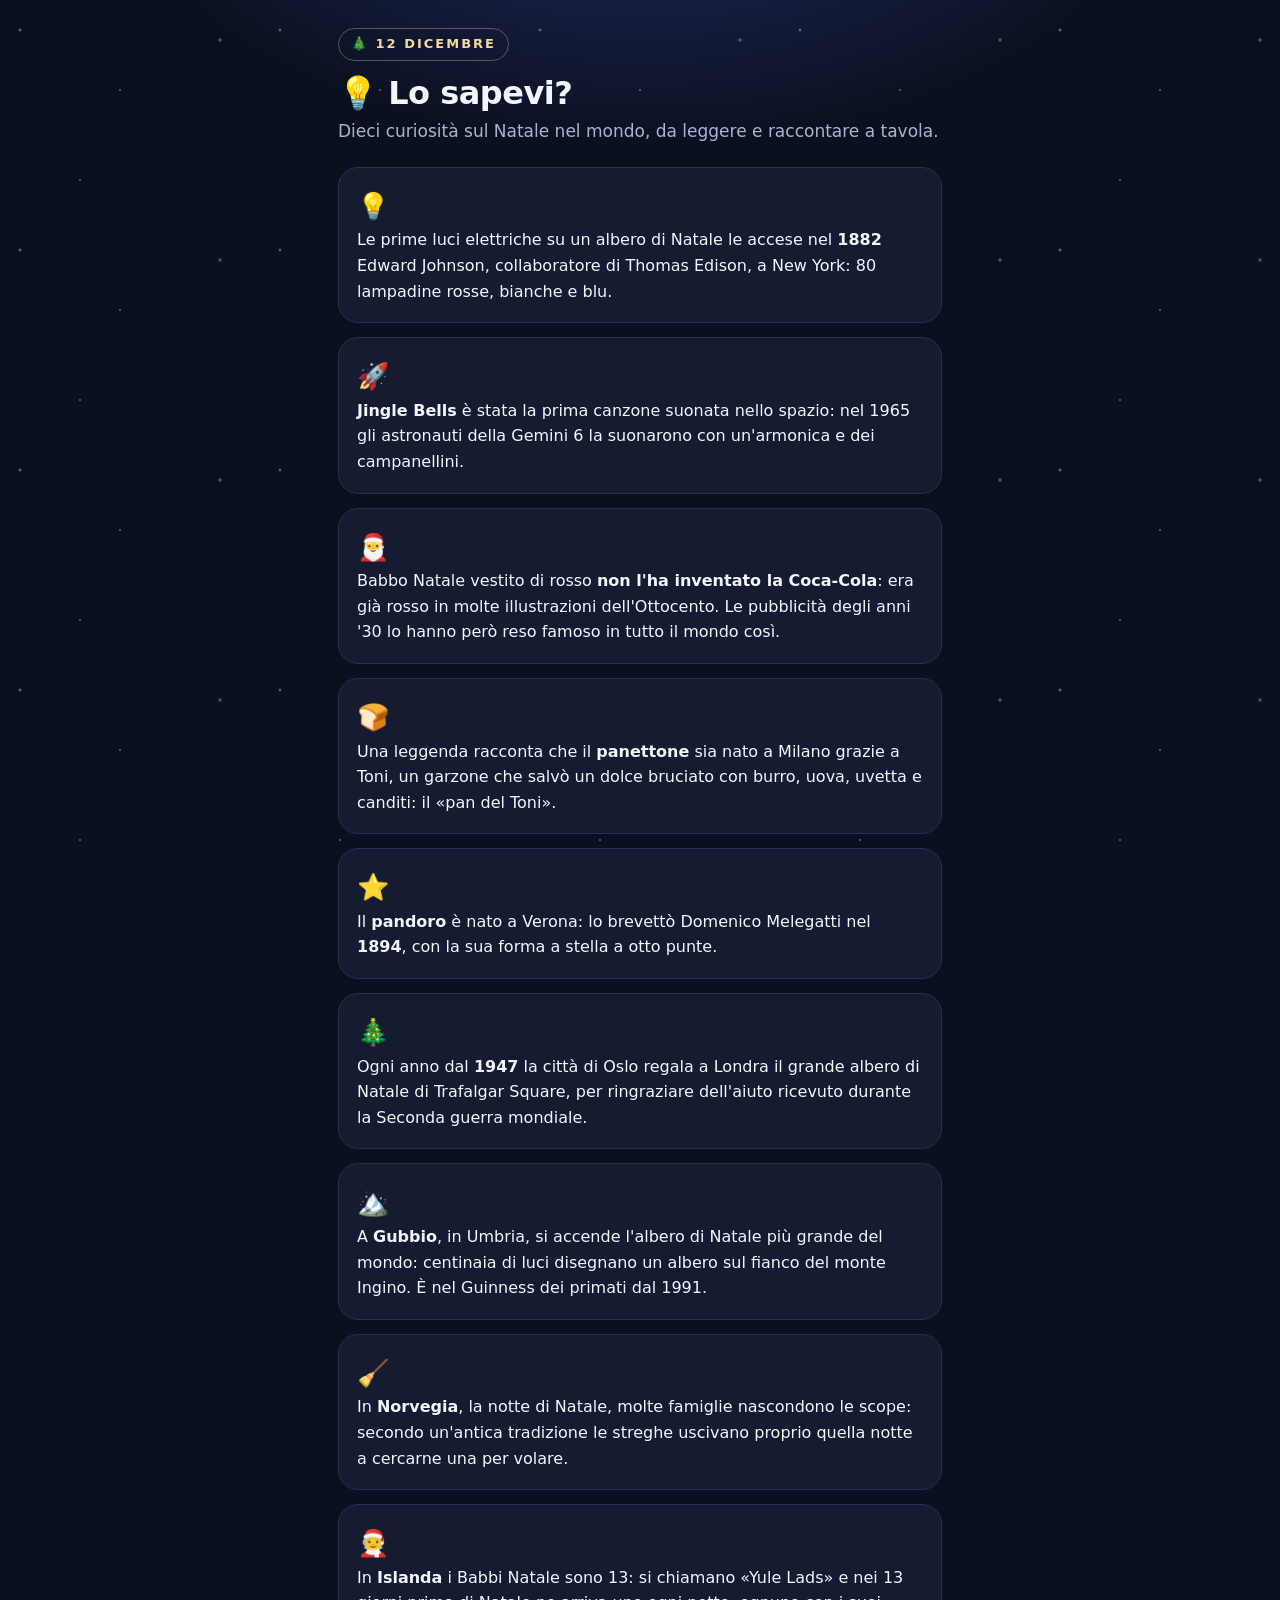
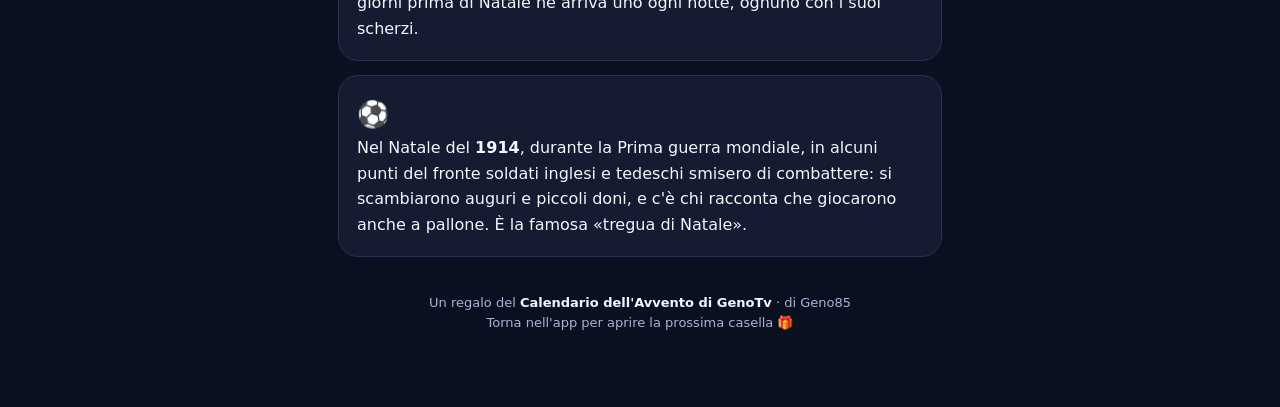
<file: docs/avvento/lo-sapevi.html>
<!DOCTYPE html>
<html lang="it">
<head>
<meta charset="utf-8">
<meta name="viewport" content="width=device-width, initial-scale=1">
<title>💡 Lo sapevi? · Calendario dell'Avvento GenoTv</title>
<meta name="robots" content="noindex">
<meta name="theme-color" content="#0b1020">
<link rel="stylesheet" href="stile.css">

</head>
<body>
<div class="snow"></div>
<main>
<span class="day">🎄 12 dicembre</span>
<h1>💡 Lo sapevi?</h1>
<p class="lead">Dieci curiosità sul Natale nel mondo, da leggere e raccontare a tavola.</p>
<div class="card"><span style="font-size:26px">💡</span><br>Le prime luci elettriche su un albero di Natale le accese nel <b>1882</b> Edward Johnson, collaboratore di Thomas Edison, a New York: 80 lampadine rosse, bianche e blu.</div>
<div class="card"><span style="font-size:26px">🚀</span><br><b>Jingle Bells</b> è stata la prima canzone suonata nello spazio: nel 1965 gli astronauti della Gemini 6 la suonarono con un'armonica e dei campanellini.</div>
<div class="card"><span style="font-size:26px">🎅</span><br>Babbo Natale vestito di rosso <b>non l'ha inventato la Coca-Cola</b>: era già rosso in molte illustrazioni dell'Ottocento. Le pubblicità degli anni '30 lo hanno però reso famoso in tutto il mondo così.</div>
<div class="card"><span style="font-size:26px">🍞</span><br>Una leggenda racconta che il <b>panettone</b> sia nato a Milano grazie a Toni, un garzone che salvò un dolce bruciato con burro, uova, uvetta e canditi: il «pan del Toni».</div>
<div class="card"><span style="font-size:26px">⭐</span><br>Il <b>pandoro</b> è nato a Verona: lo brevettò Domenico Melegatti nel <b>1894</b>, con la sua forma a stella a otto punte.</div>
<div class="card"><span style="font-size:26px">🎄</span><br>Ogni anno dal <b>1947</b> la città di Oslo regala a Londra il grande albero di Natale di Trafalgar Square, per ringraziare dell'aiuto ricevuto durante la Seconda guerra mondiale.</div>
<div class="card"><span style="font-size:26px">🏔️</span><br>A <b>Gubbio</b>, in Umbria, si accende l'albero di Natale più grande del mondo: centinaia di luci disegnano un albero sul fianco del monte Ingino. È nel Guinness dei primati dal 1991.</div>
<div class="card"><span style="font-size:26px">🧹</span><br>In <b>Norvegia</b>, la notte di Natale, molte famiglie nascondono le scope: secondo un'antica tradizione le streghe uscivano proprio quella notte a cercarne una per volare.</div>
<div class="card"><span style="font-size:26px">🧑‍🎄</span><br>In <b>Islanda</b> i Babbi Natale sono 13: si chiamano «Yule Lads» e nei 13 giorni prima di Natale ne arriva uno ogni notte, ognuno con i suoi scherzi.</div>
<div class="card"><span style="font-size:26px">⚽</span><br>Nel Natale del <b>1914</b>, durante la Prima guerra mondiale, in alcuni punti del fronte soldati inglesi e tedeschi smisero di combattere: si scambiarono auguri e piccoli doni, e c'è chi racconta che giocarono anche a pallone. È la famosa «tregua di Natale».</div>
<p class="foot">Un regalo del <b>Calendario dell'Avvento di GenoTv</b> · di Geno85<br>Torna nell'app per aprire la prossima casella 🎁</p>
</main>

</body>
</html>
</file>
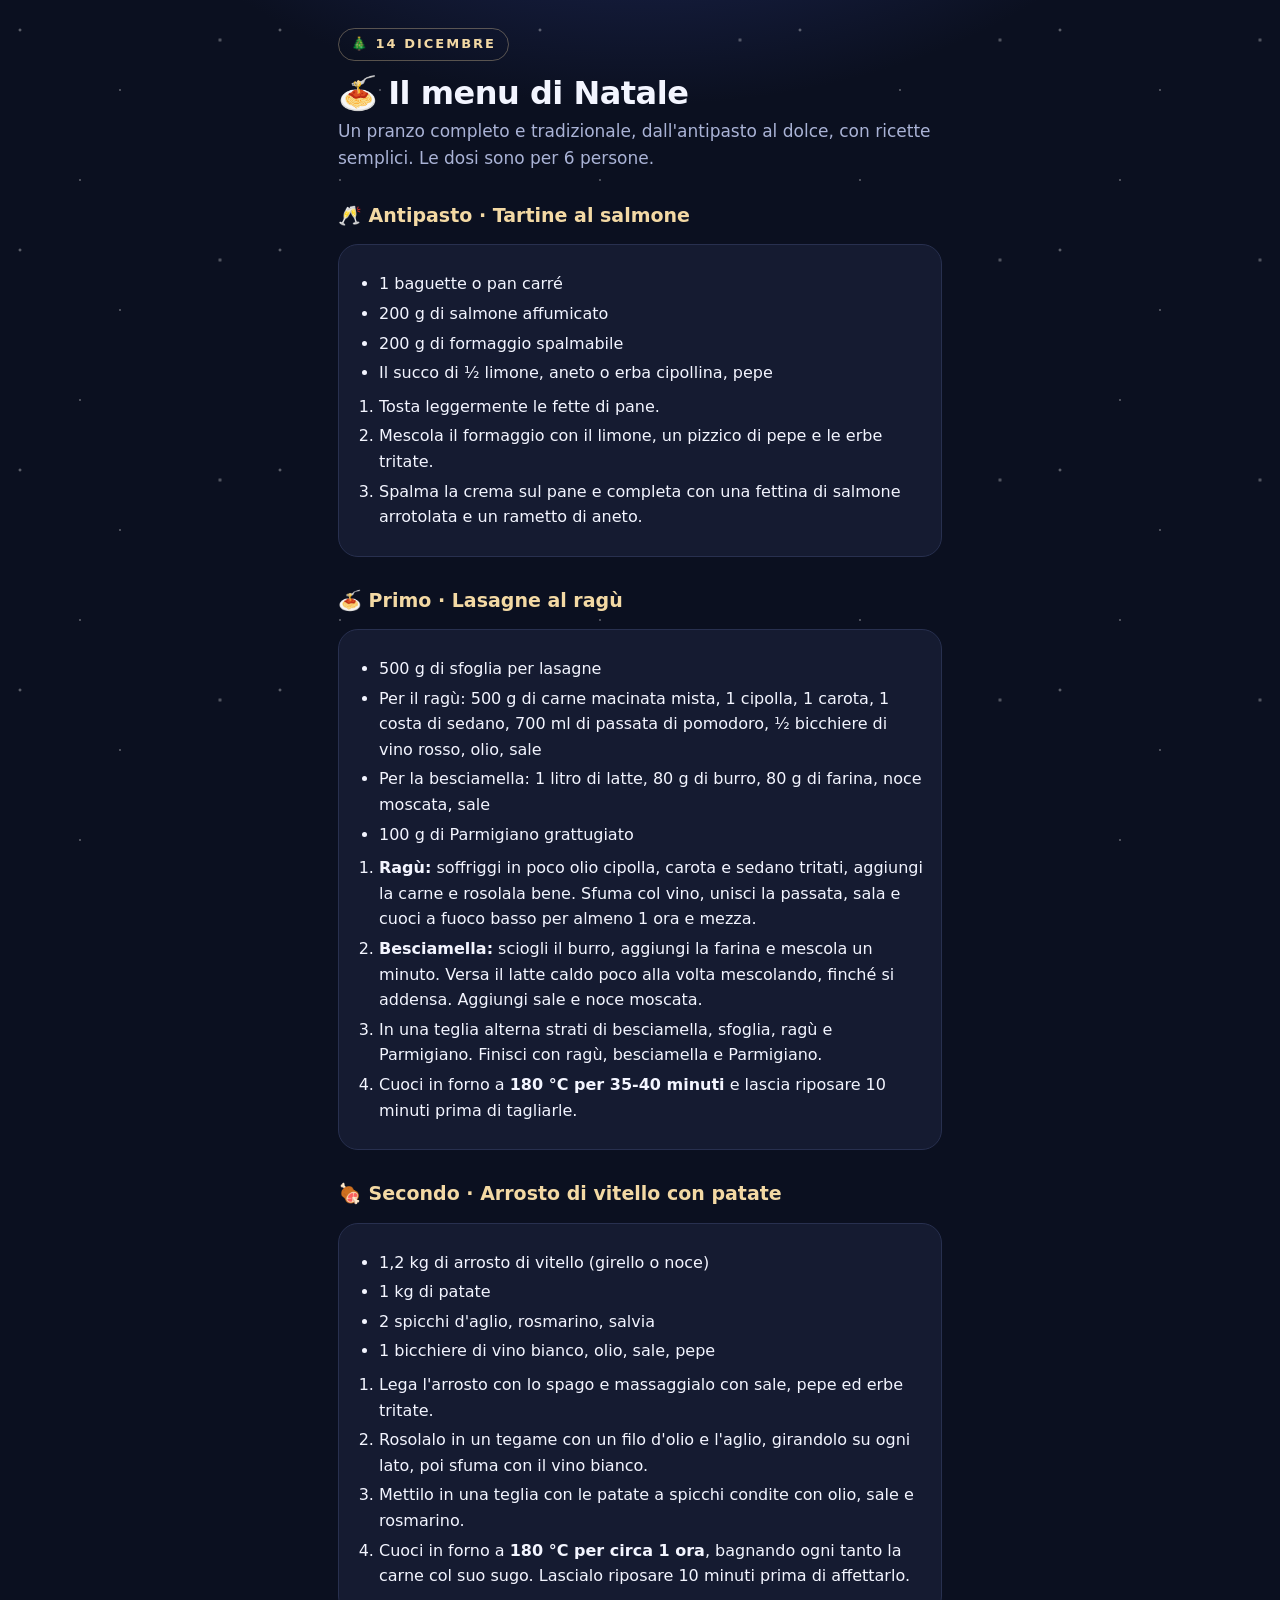
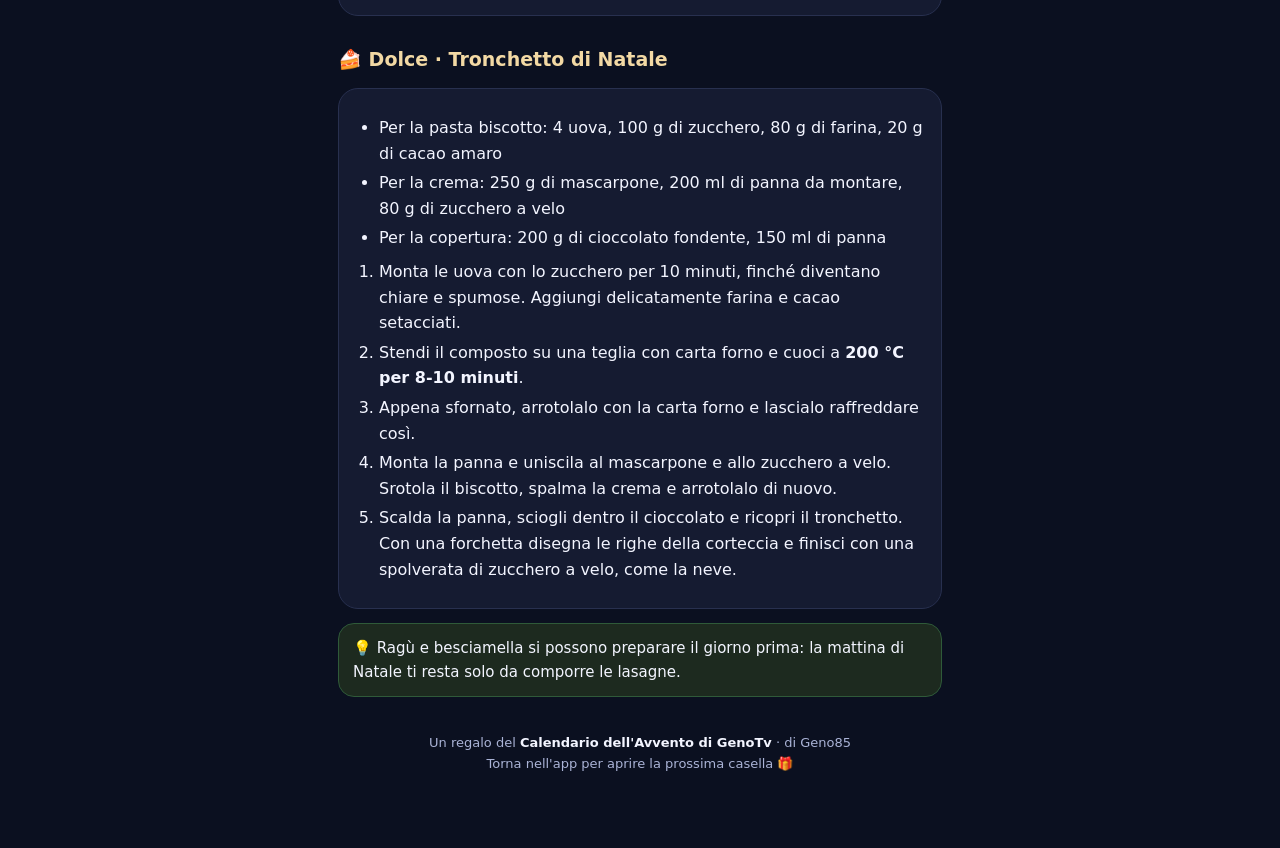
<file: docs/avvento/menu.html>
<!DOCTYPE html>
<html lang="it">
<head>
<meta charset="utf-8">
<meta name="viewport" content="width=device-width, initial-scale=1">
<title>🍝 Il menu di Natale · Calendario dell'Avvento GenoTv</title>
<meta name="robots" content="noindex">
<meta name="theme-color" content="#0b1020">
<link rel="stylesheet" href="stile.css">

</head>
<body>
<div class="snow"></div>
<main>
<span class="day">🎄 14 dicembre</span>
<h1>🍝 Il menu di Natale</h1>
<p class="lead">Un pranzo completo e tradizionale, dall'antipasto al dolce, con ricette semplici. Le dosi sono per 6 persone.</p>

<h2>🥂 Antipasto · Tartine al salmone</h2>
<div class="card"><ul><li>1 baguette o pan carré</li><li>200 g di salmone affumicato</li><li>200 g di formaggio spalmabile</li><li>Il succo di ½ limone, aneto o erba cipollina, pepe</li></ul>
<ol><li>Tosta leggermente le fette di pane.</li><li>Mescola il formaggio con il limone, un pizzico di pepe e le erbe tritate.</li><li>Spalma la crema sul pane e completa con una fettina di salmone arrotolata e un rametto di aneto.</li></ol></div>
<h2>🍝 Primo · Lasagne al ragù</h2>
<div class="card"><ul><li>500 g di sfoglia per lasagne</li><li>Per il ragù: 500 g di carne macinata mista, 1 cipolla, 1 carota, 1 costa di sedano, 700 ml di passata di pomodoro, ½ bicchiere di vino rosso, olio, sale</li><li>Per la besciamella: 1 litro di latte, 80 g di burro, 80 g di farina, noce moscata, sale</li><li>100 g di Parmigiano grattugiato</li></ul>
<ol><li><b>Ragù:</b> soffriggi in poco olio cipolla, carota e sedano tritati, aggiungi la carne e rosolala bene. Sfuma col vino, unisci la passata, sala e cuoci a fuoco basso per almeno 1 ora e mezza.</li>
<li><b>Besciamella:</b> sciogli il burro, aggiungi la farina e mescola un minuto. Versa il latte caldo poco alla volta mescolando, finché si addensa. Aggiungi sale e noce moscata.</li>
<li>In una teglia alterna strati di besciamella, sfoglia, ragù e Parmigiano. Finisci con ragù, besciamella e Parmigiano.</li>
<li>Cuoci in forno a <b>180 °C per 35-40 minuti</b> e lascia riposare 10 minuti prima di tagliarle.</li></ol></div>
<h2>🍖 Secondo · Arrosto di vitello con patate</h2>
<div class="card"><ul><li>1,2 kg di arrosto di vitello (girello o noce)</li><li>1 kg di patate</li><li>2 spicchi d'aglio, rosmarino, salvia</li><li>1 bicchiere di vino bianco, olio, sale, pepe</li></ul>
<ol><li>Lega l'arrosto con lo spago e massaggialo con sale, pepe ed erbe tritate.</li><li>Rosolalo in un tegame con un filo d'olio e l'aglio, girandolo su ogni lato, poi sfuma con il vino bianco.</li>
<li>Mettilo in una teglia con le patate a spicchi condite con olio, sale e rosmarino.</li><li>Cuoci in forno a <b>180 °C per circa 1 ora</b>, bagnando ogni tanto la carne col suo sugo. Lascialo riposare 10 minuti prima di affettarlo.</li></ol></div>
<h2>🍰 Dolce · Tronchetto di Natale</h2>
<div class="card"><ul><li>Per la pasta biscotto: 4 uova, 100 g di zucchero, 80 g di farina, 20 g di cacao amaro</li><li>Per la crema: 250 g di mascarpone, 200 ml di panna da montare, 80 g di zucchero a velo</li><li>Per la copertura: 200 g di cioccolato fondente, 150 ml di panna</li></ul>
<ol><li>Monta le uova con lo zucchero per 10 minuti, finché diventano chiare e spumose. Aggiungi delicatamente farina e cacao setacciati.</li>
<li>Stendi il composto su una teglia con carta forno e cuoci a <b>200 °C per 8-10 minuti</b>.</li>
<li>Appena sfornato, arrotolalo con la carta forno e lascialo raffreddare così.</li>
<li>Monta la panna e uniscila al mascarpone e allo zucchero a velo. Srotola il biscotto, spalma la crema e arrotolalo di nuovo.</li>
<li>Scalda la panna, sciogli dentro il cioccolato e ricopri il tronchetto. Con una forchetta disegna le righe della corteccia e finisci con una spolverata di zucchero a velo, come la neve.</li></ol></div>
<div class="tip">💡 Ragù e besciamella si possono preparare il giorno prima: la mattina di Natale ti resta solo da comporre le lasagne.</div>

<p class="foot">Un regalo del <b>Calendario dell'Avvento di GenoTv</b> · di Geno85<br>Torna nell'app per aprire la prossima casella 🎁</p>
</main>

</body>
</html>
</file>
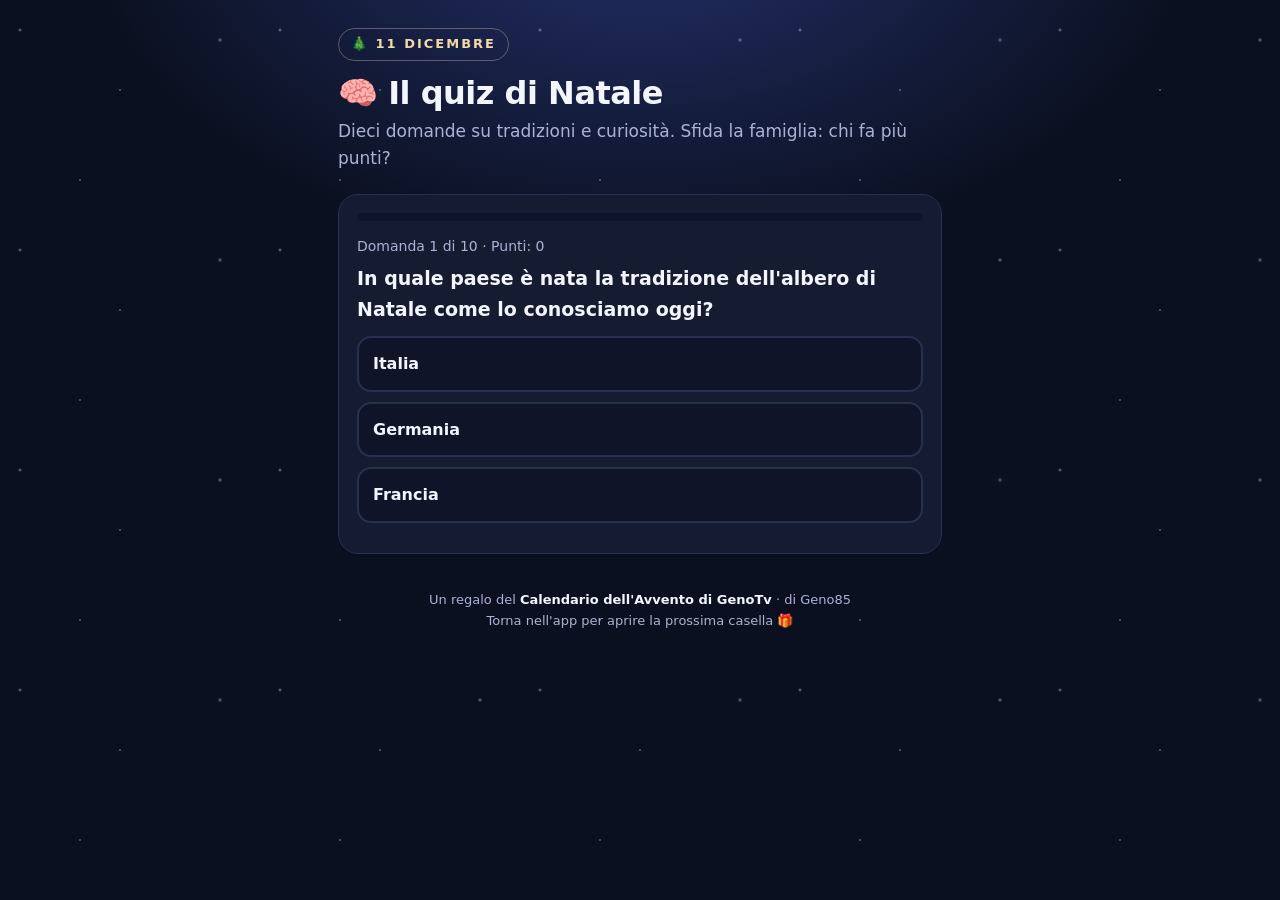
<file: docs/avvento/quiz.html>
<!DOCTYPE html>
<html lang="it">
<head>
<meta charset="utf-8">
<meta name="viewport" content="width=device-width, initial-scale=1">
<title>🧠 Il quiz di Natale · Calendario dell'Avvento GenoTv</title>
<meta name="robots" content="noindex">
<meta name="theme-color" content="#0b1020">
<link rel="stylesheet" href="stile.css">

</head>
<body>
<div class="snow"></div>
<main>
<span class="day">🎄 11 dicembre</span>
<h1>🧠 Il quiz di Natale</h1>
<p class="lead">Dieci domande su tradizioni e curiosità. Sfida la famiglia: chi fa più punti?</p>

<style>
.opts { display:grid; gap:10px; margin-top:12px; }
.opt { text-align:left; font:inherit; font-weight:600; color:var(--txt); background:#0f1428; border:2px solid var(--line); border-radius:14px; padding:13px 14px; cursor:pointer; }
.opt.ok { border-color:var(--green); background:#16301f; } .opt.no { border-color:var(--red); background:#351619; }
.prog { height:8px; border-radius:8px; background:#0f1428; overflow:hidden; margin-bottom:14px; } .prog i { display:block; height:100%; background:var(--gold); transition:width .3s; }
#exp { margin-top:12px; } .big { font-size:56px; text-align:center; margin:6px 0; }
</style>
<div class="card" id="box"></div>

<p class="foot">Un regalo del <b>Calendario dell'Avvento di GenoTv</b> · di Geno85<br>Torna nell'app per aprire la prossima casella 🎁</p>
</main>
<script>const Q = [["In quale paese è nata la tradizione dell'albero di Natale come lo conosciamo oggi?", ["Italia", "Germania", "Francia"], 1, "Le prime testimonianze di abeti decorati in casa arrivano dalla Germania e dalle zone vicine, già nel Cinquecento."], ["Chi porta i regali ai bambini italiani la notte del 5 gennaio?", ["Santa Lucia", "Gesù Bambino", "La Befana"], 2, "La Befana arriva la notte dell'Epifania: dolci ai bambini buoni e carbone a quelli monelli!"], ["Quante sono le renne di Babbo Natale, contando anche Rudolph?", ["7", "9", "12"], 1, "Sono otto più Rudolph, quella con il naso rosso che illumina la strada nelle notti di nebbia."], ["In quale città della Finlandia c'è il villaggio di Babbo Natale?", ["Rovaniemi", "Helsinki", "Oulu"], 0, "Rovaniemi si trova proprio sul Circolo polare artico, in Lapponia."], ["Chi realizzò il primo presepe vivente, a Greccio, nel 1223?", ["Sant'Antonio", "San Francesco d'Assisi", "San Nicola"], 1, "San Francesco volle rappresentare la nascita di Gesù in una grotta, con un bue e un asinello veri."], ["In che anno Charles Dickens scrisse «Canto di Natale»?", ["1843", "1901", "1789"], 0, "Il racconto di Scrooge uscì nel dicembre del 1843 e fu un successo immediato."], ["Quale dolce di Natale è nato a Milano?", ["Pandoro", "Panforte", "Panettone"], 2, "Il panettone è milanese, il pandoro è di Verona e il panforte di Siena."], ["In quale paese fu cantata per la prima volta «Stille Nacht» (Astro del ciel)?", ["Austria", "Svizzera", "Inghilterra"], 0, "Fu cantata la notte di Natale del 1818 nella chiesa di Oberndorf, vicino a Salisburgo."], ["Da dove viene la parola «Natale»?", ["Dal greco, «luce»", "Dal latino, «della nascita»", "Dal tedesco, «festa»"], 1, "Deriva dal latino «natalis», cioè «che riguarda la nascita»."], ["In Giappone molte famiglie festeggiano la vigilia di Natale mangiando…", ["Sushi di salmone", "Pollo fritto", "Ramen"], 1, "È una tradizione nata negli anni '70 con una pubblicità: ancora oggi bisogna prenotare il pollo fritto settimane prima!"]];
const box = document.getElementById("box"); let i = 0, pts = 0;
const esc = s => String(s).replace(/[&<>]/g, c => ({ "&": "&amp;", "<": "&lt;", ">": "&gt;" }[c]));
function show() {
  if (i >= Q.length) {
    const msg = pts === 10 ? "Perfetto! Sei un vero elfo di Babbo Natale 🧝" : pts >= 7 ? "Bravissimo! Ne sai davvero tanto 🎄" : pts >= 4 ? "Niente male! L'anno prossimo andrà ancora meglio ⭐" : "Il Natale è pieno di sorprese… anche le risposte! 😄";
    box.innerHTML = `<div class="big">${pts >= 7 ? "🏆" : "🎁"}</div><h2 style="text-align:center;margin-top:0">${pts} su ${Q.length}</h2><p style="text-align:center">${msg}</p><div style="text-align:center"><button class="btn" id="again">↻ Gioca ancora</button></div>`;
    document.getElementById("again").onclick = () => { i = 0; pts = 0; show(); }; return;
  }
  const [q, o, ok, ex] = Q[i];
  box.innerHTML = `<div class="prog"><i style="width:${i / Q.length * 100}%"></i></div><p class="muted" style="margin:0">Domanda ${i + 1} di ${Q.length} · Punti: ${pts}</p><h2 style="margin-top:6px;color:var(--txt)">${esc(q)}</h2><div class="opts">${o.map((t, k) => `<button class="opt" data-k="${k}">${esc(t)}</button>`).join("")}</div><div id="exp"></div>`;
  box.querySelectorAll(".opt").forEach(b => b.onclick = () => {
    const k = +b.dataset.k; box.querySelectorAll(".opt").forEach(x => { x.disabled = true; if (+x.dataset.k === ok) x.classList.add("ok"); });
    if (k === ok) pts++; else b.classList.add("no");
    document.getElementById("exp").innerHTML = `<p>${k === ok ? "✅ Giusto!" : "❌ Peccato!"} ${esc(ex)}</p><button class="btn" id="next">${i + 1 < Q.length ? "Avanti ›" : "Vedi il risultato"}</button>`;
    document.getElementById("next").onclick = () => { i++; show(); }; document.getElementById("next").focus();
  });
}
show();
</script>
</body>
</html>
</file>
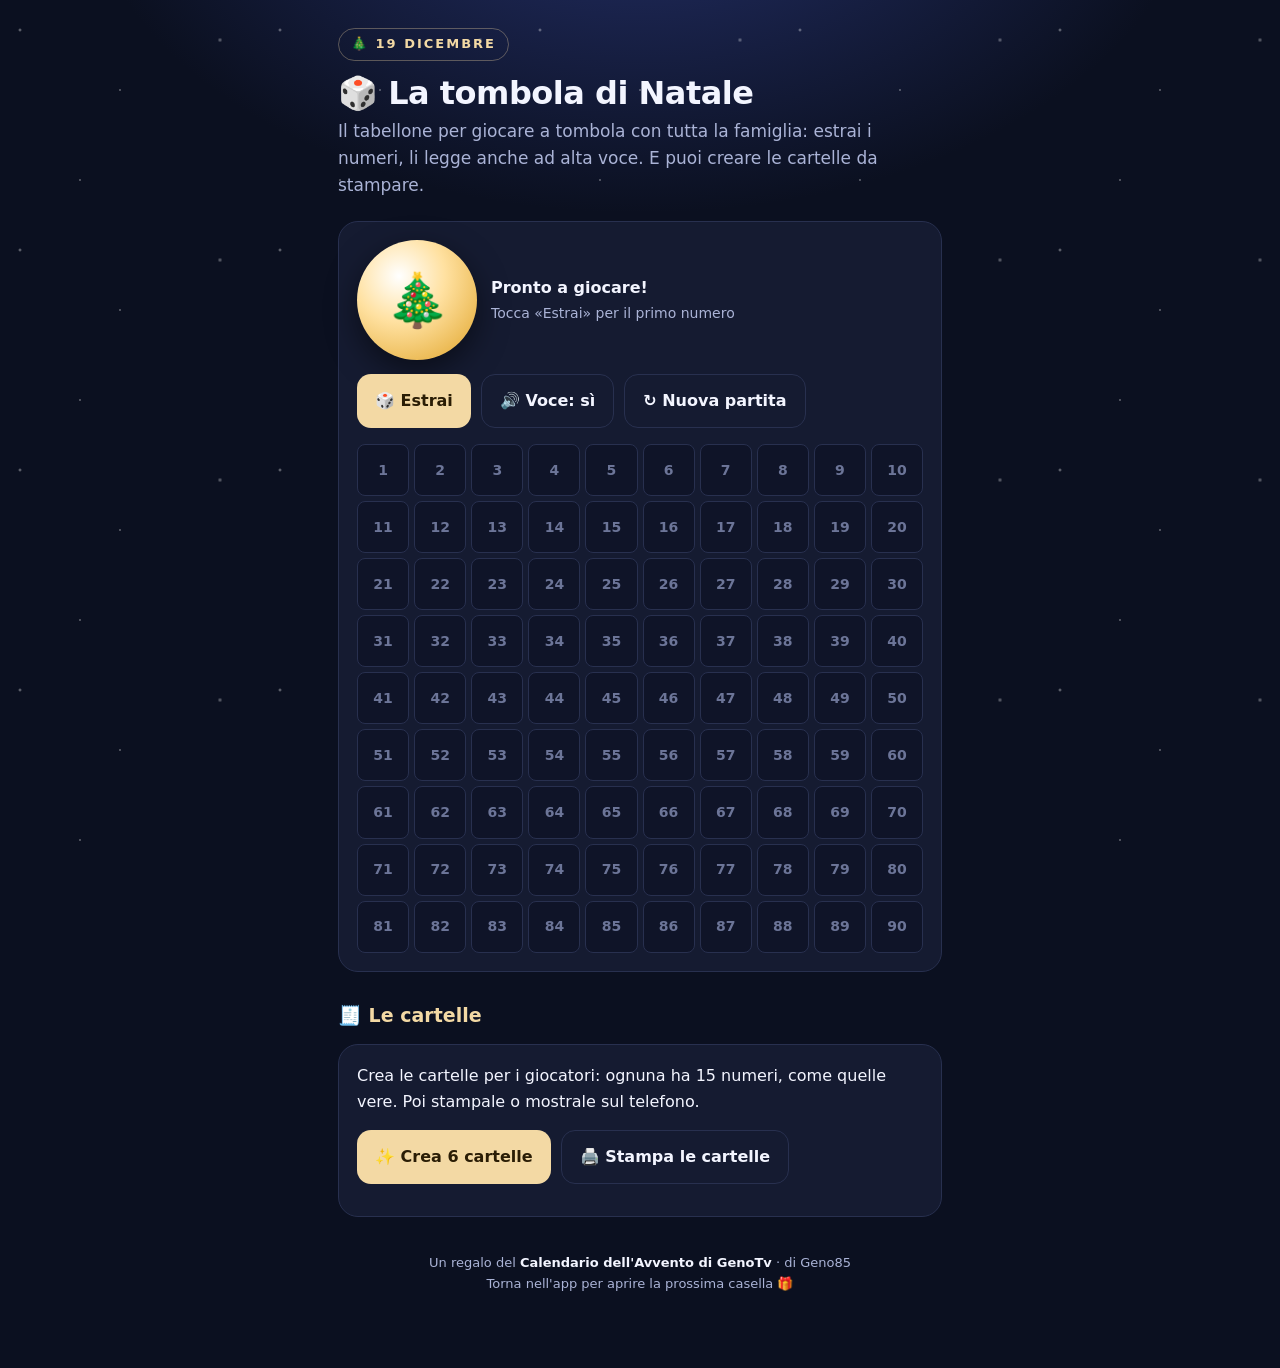
<file: docs/avvento/tombola.html>
<!DOCTYPE html>
<html lang="it">
<head>
<meta charset="utf-8">
<meta name="viewport" content="width=device-width, initial-scale=1">
<title>🎲 La tombola di Natale · Calendario dell'Avvento GenoTv</title>
<meta name="robots" content="noindex">
<meta name="theme-color" content="#0b1020">
<link rel="stylesheet" href="stile.css">

</head>
<body>
<div class="snow"></div>
<main>
<span class="day">🎄 19 dicembre</span>
<h1>🎲 La tombola di Natale</h1>
<p class="lead">Il tabellone per giocare a tombola con tutta la famiglia: estrai i numeri, li legge anche ad alta voce. E puoi creare le cartelle da stampare.</p>

<style>
.top { display:flex; align-items:center; gap:14px; flex-wrap:wrap; }
.ball { width:120px; height:120px; border-radius:50%; background:radial-gradient(circle at 35% 30%,#fff,#ffe1a1 40%,#e0a326); color:#3a2500; display:flex; align-items:center; justify-content:center; font:900 52px Georgia,serif; box-shadow:0 10px 30px rgba(0,0,0,.5); }
.ball.pop { animation:pop .5s cubic-bezier(.3,1.6,.5,1); } @keyframes pop { from { transform:scale(.3) rotate(-90deg); } }
.board { display:grid; grid-template-columns:repeat(10,1fr); gap:5px; margin-top:16px; }
.board span { aspect-ratio:1; display:flex; align-items:center; justify-content:center; border-radius:8px; background:#0f1428; border:1px solid var(--line); font-weight:700; font-size:14px; color:#6c7598; }
.board span.on { background:var(--gold); color:#2a1d05; border-color:var(--gold); }
.board span.last { background:var(--red); color:#fff; border-color:var(--red); }
.acts { display:flex; flex-wrap:wrap; gap:10px; margin-top:14px; }
.cards { display:grid; gap:14px; margin-top:14px; }
table.c { width:100%; border-collapse:collapse; background:#fff; color:#222; border-radius:10px; overflow:hidden; table-layout:fixed; }
table.c td { border:1px solid #c9a24a; height:38px; text-align:center; font:700 17px Georgia,serif; }
table.c td.e { background:#f6ead0; }
@media print { body * { visibility:hidden; } #cards, #cards * { visibility:visible; } #cards { position:absolute; left:0; top:0; width:100%; } table.c { margin-bottom:16px; page-break-inside:avoid; } }
</style>
<div class="card">
<div class="top"><div class="ball" id="ball">🎄</div><div><b id="count">Pronto a giocare!</b><br><span class="muted" id="lasts">Tocca «Estrai» per il primo numero</span></div></div>
<div class="acts"><button class="btn" id="draw">🎲 Estrai</button><button class="btn ghost" id="voice">🔊 Voce: sì</button><button class="btn ghost" id="reset">↻ Nuova partita</button></div>
<div class="board" id="board"></div>
</div>
<h2>🧾 Le cartelle</h2>
<div class="card"><p style="margin-top:0">Crea le cartelle per i giocatori: ognuna ha 15 numeri, come quelle vere. Poi stampale o mostrale sul telefono.</p>
<div class="acts"><button class="btn" id="mk">✨ Crea 6 cartelle</button><button class="btn ghost" onclick="print()">🖨️ Stampa le cartelle</button></div>
<div class="cards" id="cards"></div></div>

<p class="foot">Un regalo del <b>Calendario dell'Avvento di GenoTv</b> · di Geno85<br>Torna nell'app per aprire la prossima casella 🎁</p>
</main>
<script>
const $ = id => document.getElementById(id);
let left = [], drawn = [], voice = true;
const B = $("board"); for (let n = 1; n <= 90; n++) { const s = document.createElement("span"); s.id = "n" + n; s.textContent = n; B.appendChild(s); }
function reset() { left = Array.from({ length: 90 }, (_, k) => k + 1); drawn = []; document.querySelectorAll(".board span").forEach(s => s.className = ""); $("ball").textContent = "🎄"; $("count").textContent = "Pronto a giocare!"; $("lasts").textContent = "Tocca «Estrai» per il primo numero"; }
function say(n) { try { if (!voice || !window.speechSynthesis) return; const u = new SpeechSynthesisUtterance(String(n)); u.lang = "it-IT"; speechSynthesis.cancel(); speechSynthesis.speak(u); } catch (e) {} }
$("draw").onclick = () => {
  if (!left.length) { $("count").textContent = "Tutti i 90 numeri sono usciti! 🎉"; return; }
  const n = left.splice(Math.floor(Math.random() * left.length), 1)[0]; drawn.push(n);
  document.querySelectorAll(".board span.last").forEach(s => s.classList.remove("last"));
  $("n" + n).classList.add("on", "last");
  const b = $("ball"); b.textContent = n; b.classList.remove("pop"); void b.offsetWidth; b.classList.add("pop");
  $("count").textContent = "Numeri usciti: " + drawn.length + " su 90"; $("lasts").textContent = "Ultimi: " + drawn.slice(-5).reverse().join(" · ");
  say(n);
};
$("voice").onclick = () => { voice = !voice; $("voice").textContent = "🔊 Voce: " + (voice ? "sì" : "no"); };
$("reset").onclick = () => { if (!drawn.length || confirm("Ricominciare la partita?")) reset(); };
// Cartella: 3 righe x 9 colonne, 5 numeri per riga, colonne 1-9, 10-19 … 80-90
function cartella() {
  for (let t = 0; t < 200; t++) {
    const rows = [0, 1, 2].map(() => { const c = []; while (c.length < 5) { const k = Math.floor(Math.random() * 9); if (!c.includes(k)) c.push(k); } return c; });
    const cols = Array.from({ length: 9 }, (_, k) => rows.filter(r => r.includes(k)).length);
    if (cols.some(x => x === 0)) continue;
    const grid = [0, 1, 2].map(() => Array(9).fill(0));
    for (let k = 0; k < 9; k++) {
      const lo = k === 0 ? 1 : k * 10, hi = k === 8 ? 90 : k * 10 + 9, pool = []; for (let n = lo; n <= hi; n++) pool.push(n);
      const pick = []; while (pick.length < cols[k]) { const n = pool.splice(Math.floor(Math.random() * pool.length), 1)[0]; pick.push(n); }
      pick.sort((a, b) => a - b); let j = 0; for (let r = 0; r < 3; r++) if (rows[r].includes(k)) grid[r][k] = pick[j++];
    }
    return grid;
  }
}
$("mk").onclick = () => { $("cards").innerHTML = Array.from({ length: 6 }, () => "<table class='c'>" + cartella().map(r => "<tr>" + r.map(n => n ? "<td>" + n + "</td>" : "<td class='e'></td>").join("") + "</tr>").join("") + "</table>").join(""); };
reset();
</script>
</body>
</html>
</file>
<file: docs/avvento/stile.css>
/* Calendario dell'Avvento GenoTv: stile comune delle pagine regalo */
:root { --bg:#0b1020; --card:#151b31; --line:#28304f; --txt:#f3f5ff; --sub:#aab3d6; --gold:#f3d9a4; --red:#e5484d; --green:#2f9e5f; }
* { box-sizing:border-box; }
html { -webkit-text-size-adjust:100%; }
body { margin:0; background:var(--bg); color:var(--txt); font:16px/1.6 system-ui,-apple-system,"Segoe UI",Roboto,sans-serif;
  background-image:radial-gradient(800px 500px at 50% -10%, #24306a 0%, transparent 70%); min-height:100vh; }
.snow { position:fixed; top:0; right:0; bottom:0; left:0; pointer-events:none; z-index:0; opacity:.5;
  background-image:radial-gradient(2px 2px at 20px 30px,#fff,transparent),radial-gradient(1.5px 1.5px at 120px 90px,#fff,transparent),radial-gradient(2.5px 2.5px at 220px 40px,#ffffffcc,transparent),radial-gradient(1.5px 1.5px at 80px 180px,#fff,transparent);
  background-size:260px 220px; animation:neve 18s linear infinite; }
@keyframes neve { from { background-position:0 0; } to { background-position:40px 660px; } }
@media (prefers-reduced-motion: reduce) { .snow { animation:none; } }
main { position:relative; z-index:1; max-width:640px; margin:0 auto; padding:28px 18px 60px; }
.day { display:inline-block; font-size:13px; font-weight:800; letter-spacing:2px; text-transform:uppercase; color:var(--gold); border:1px solid #f3d9a455; padding:5px 12px; border-radius:999px; }
h1 { font-size:32px; line-height:1.15; margin:14px 0 6px; letter-spacing:-.5px; }
.lead { color:var(--sub); margin:0 0 22px; font-size:17px; }
h2 { font-size:19px; margin:28px 0 10px; color:var(--gold); }
.card { background:var(--card); border:1px solid var(--line); border-radius:20px; padding:18px 18px; margin:14px 0; }
ul, ol { padding-left:22px; margin:8px 0; } li { margin:4px 0; }
.tip { background:#1d2a1f; border:1px solid #2f5a39; border-radius:16px; padding:12px 14px; font-size:15px; }
.btn { display:inline-flex; align-items:center; justify-content:center; gap:8px; border:0; border-radius:14px; padding:13px 18px; font:inherit; font-weight:700; cursor:pointer; background:var(--gold); color:#2a1d05; text-decoration:none; }
.btn.ghost { background:transparent; color:var(--txt); border:1px solid var(--line); }
.btn:focus-visible, button:focus-visible, input:focus-visible, textarea:focus-visible { outline:3px solid var(--gold); outline-offset:2px; }
.foot { text-align:center; color:var(--sub); font-size:13px; margin-top:36px; }
.foot b { color:var(--txt); }
.verse { white-space:pre-line; font-family:Georgia,"DejaVu Serif",serif; font-size:17px; line-height:1.7; }
.muted { color:var(--sub); font-size:14px; }
</file>
